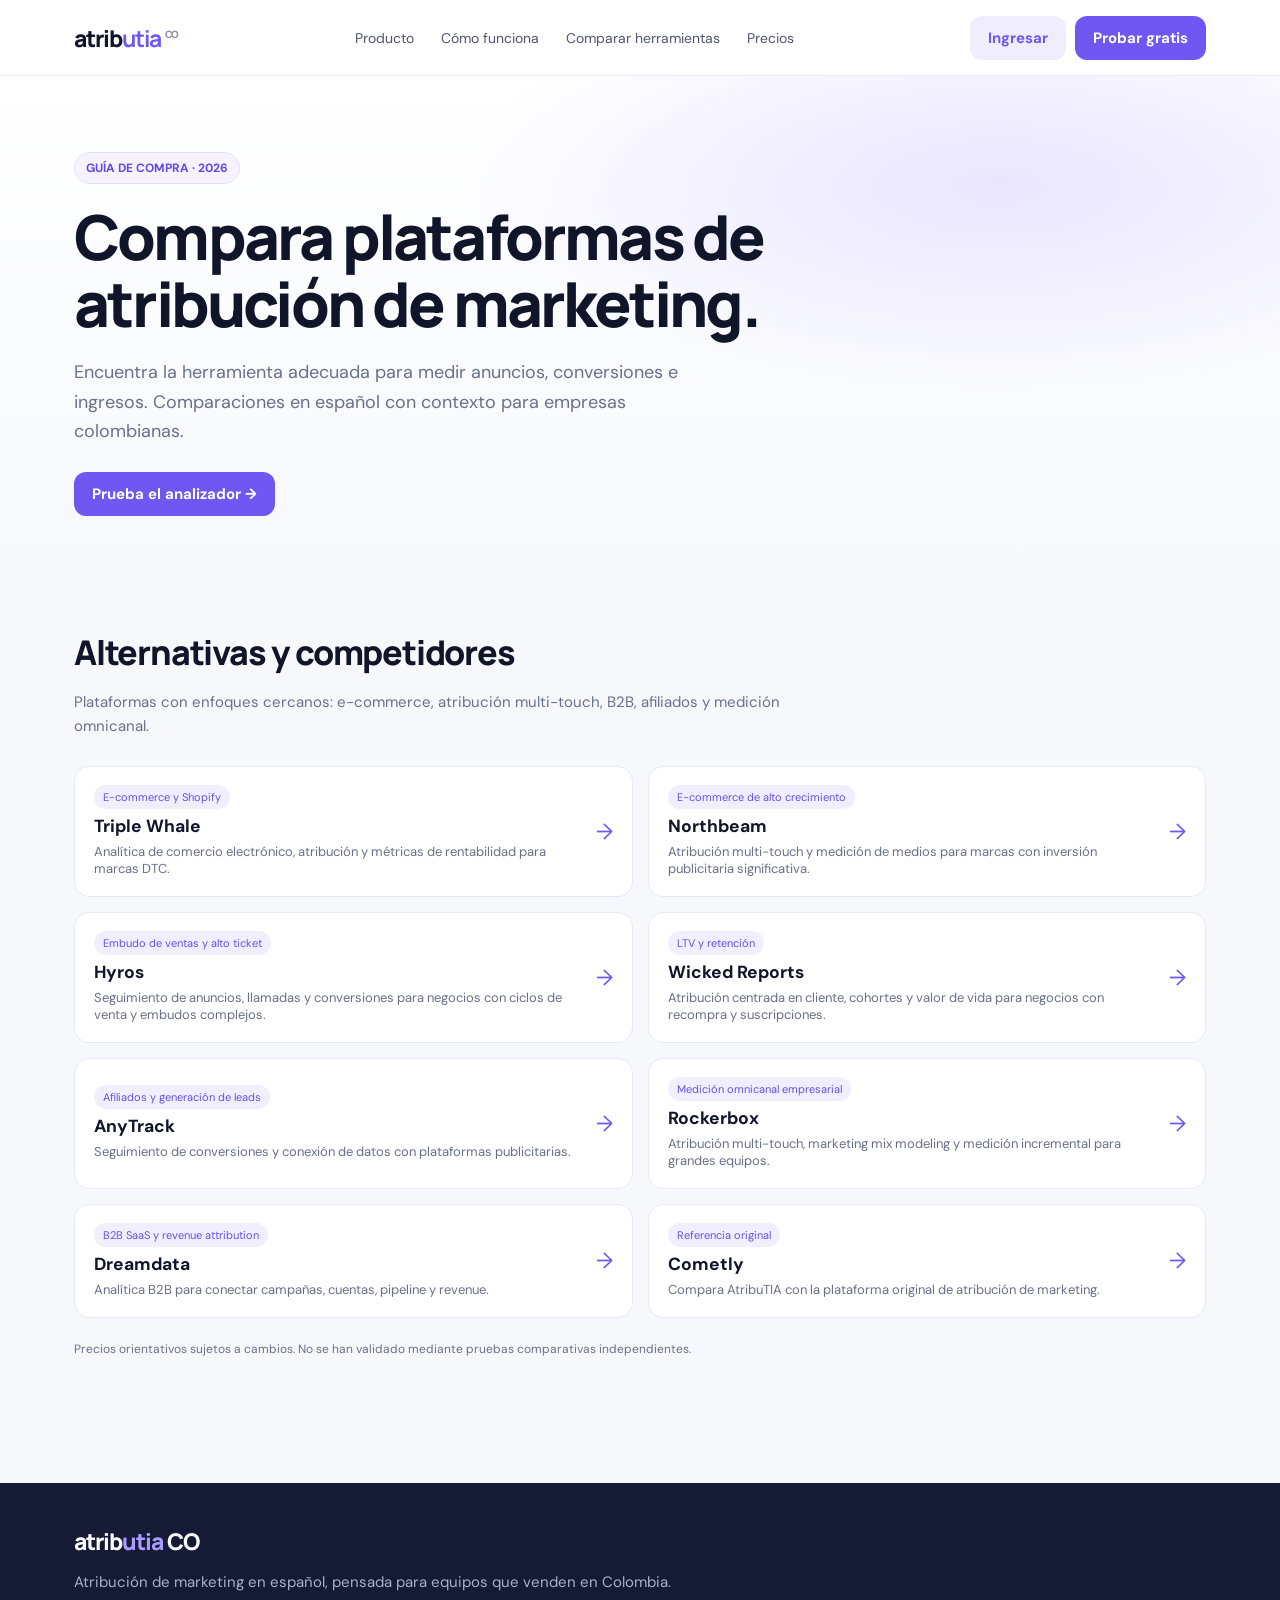
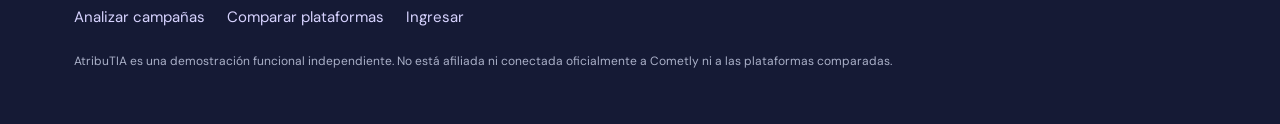
<file: compare/index.html>
<!DOCTYPE html>
<html lang="es-CO">
<head>
  <meta charset="UTF-8">
  <meta name="viewport" content="width=device-width, initial-scale=1">

  <title>Comparar software de atribución | AtribuTIA Colombia</title>

  <meta name="description" content="Compara AtribuTIA con Cometly, Triple Whale, Northbeam, Hyros y otras plataformas.">

  <meta property="og:type" content="website">
  <meta property="og:title" content="Comparar software de atribución | AtribuTIA Colombia">
  <meta property="og:description" content="Compara herramientas de atribución de marketing para empresas colombianas.">
  <meta property="og:locale" content="es_CO">

  <link rel="canonical" href="https://santiarenas2808-crypto.github.io/atributia-colombia/compare/">

  <link rel="stylesheet" href="../styles.css">
  <script defer src="../app.js"></script>
</head>

<body>

<script type="application/ld+json">
{
  "@context": "https://schema.org",
  "@type": "BreadcrumbList",
  "itemListElement": [
    {
      "@type": "ListItem",
      "position": 1,
      "name": "Inicio",
      "item": "https://santiarenas2808-crypto.github.io/atributia-colombia/"
    },
    {
      "@type": "ListItem",
      "position": 2,
      "name": "Comparativas",
      "item": "https://santiarenas2808-crypto.github.io/atributia-colombia/compare/"
    }
  ]
}
</script>

<header class="top">
  <div class="wrap nav">

    <a class="logo" href="../">
      atrib<b>utia</b>
      <sup style="font-size:10px;color:#8b8fa3"> CO</sup>
    </a>

    <nav class="links">
      <a href="../#producto">Producto</a>
      <a href="../#como-funciona">Cómo funciona</a>
      <a href="./">Comparar herramientas</a>
      <a href="../#precios">Precios</a>
    </nav>

    <div style="display:flex;gap:9px">
      <a class="btn ghost" href="../login/">Ingresar</a>
      <a class="btn" href="../app/">Probar gratis</a>
    </div>

  </div>
</header>

<main>

  <section class="hero">
    <div class="wrap">

      <span class="eyebrow">GUÍA DE COMPRA · 2026</span>

      <h1>Compara plataformas de atribución de marketing.</h1>

      <p>
        Encuentra la herramienta adecuada para medir anuncios,
        conversiones e ingresos.
        Comparaciones en español con contexto para empresas colombianas.
      </p>

      <div class="actions">
        <a class="btn" href="../app/">Prueba el analizador →</a>
      </div>

    </div>
  </section>

  <section class="section">
    <div class="wrap">

      <h2>Alternativas y competidores</h2>

      <p class="sub">
        Plataformas con enfoques cercanos: e-commerce, atribución
        multi-touch, B2B, afiliados y medición omnicanal.
      </p>

      <div class="compare-list">

        <a class="compare-item" href="./triple-whale/">
          <div>
            <span class="pill">E-commerce y Shopify</span>
            <h3 style="margin:9px 0 4px">Triple Whale</h3>
            <p>
              Analítica de comercio electrónico, atribución
              y métricas de rentabilidad para marcas DTC.
            </p>
          </div>
          <span style="color:#7157f2;font-size:22px">→</span>
        </a>

        <a class="compare-item" href="./northbeam/">
          <div>
            <span class="pill">E-commerce de alto crecimiento</span>
            <h3 style="margin:9px 0 4px">Northbeam</h3>
            <p>
              Atribución multi-touch y medición de medios
              para marcas con inversión publicitaria significativa.
            </p>
          </div>
          <span style="color:#7157f2;font-size:22px">→</span>
        </a>

        <a class="compare-item" href="./hyros/">
          <div>
            <span class="pill">Embudo de ventas y alto ticket</span>
            <h3 style="margin:9px 0 4px">Hyros</h3>
            <p>
              Seguimiento de anuncios, llamadas y conversiones
              para negocios con ciclos de venta y embudos complejos.
            </p>
          </div>
          <span style="color:#7157f2;font-size:22px">→</span>
        </a>

        <a class="compare-item" href="./wicked-reports/">
          <div>
            <span class="pill">LTV y retención</span>
            <h3 style="margin:9px 0 4px">Wicked Reports</h3>
            <p>
              Atribución centrada en cliente, cohortes y valor
              de vida para negocios con recompra y suscripciones.
            </p>
          </div>
          <span style="color:#7157f2;font-size:22px">→</span>
        </a>

        <a class="compare-item" href="./anytrack/">
          <div>
            <span class="pill">Afiliados y generación de leads</span>
            <h3 style="margin:9px 0 4px">AnyTrack</h3>
            <p>
              Seguimiento de conversiones y conexión de datos
              con plataformas publicitarias.
            </p>
          </div>
          <span style="color:#7157f2;font-size:22px">→</span>
        </a>

        <a class="compare-item" href="./rockerbox/">
          <div>
            <span class="pill">Medición omnicanal empresarial</span>
            <h3 style="margin:9px 0 4px">Rockerbox</h3>
            <p>
              Atribución multi-touch, marketing mix modeling
              y medición incremental para grandes equipos.
            </p>
          </div>
          <span style="color:#7157f2;font-size:22px">→</span>
        </a>

        <a class="compare-item" href="./dreamdata/">
          <div>
            <span class="pill">B2B SaaS y revenue attribution</span>
            <h3 style="margin:9px 0 4px">Dreamdata</h3>
            <p>
              Analítica B2B para conectar campañas,
              cuentas, pipeline y revenue.
            </p>
          </div>
          <span style="color:#7157f2;font-size:22px">→</span>
        </a>

        <a class="compare-item" href="./cometly/">
          <div>
            <span class="pill">Referencia original</span>
            <h3 style="margin:9px 0 4px">Cometly</h3>
            <p>
              Compara AtribuTIA con la plataforma original
              de atribución de marketing.
            </p>
          </div>
          <span style="color:#7157f2;font-size:22px">→</span>
        </a>

      </div>

      <p class="notice" style="margin-top:22px">
        Precios orientativos sujetos a cambios.
        No se han validado mediante pruebas comparativas independientes.
      </p>

    </div>
  </section>

</main>

<footer class="footer">
  <div class="wrap">

    <div class="logo">
      atrib<span style="color:#a99bff">utia</span> CO
    </div>

    <p>
      Atribución de marketing en español,
      pensada para equipos que venden en Colombia.
    </p>

    <div style="display:flex;gap:22px;flex-wrap:wrap">
      <a href="../app/">Analizar campañas</a>
      <a href="./">Comparar plataformas</a>
      <a href="../login/">Ingresar</a>
    </div>

    <p class="notice" style="margin-top:25px">
      AtribuTIA es una demostración funcional independiente.
      No está afiliada ni conectada oficialmente a Cometly
      ni a las plataformas comparadas.
    </p>

  </div>
</footer>

</body>
</html>
</file>
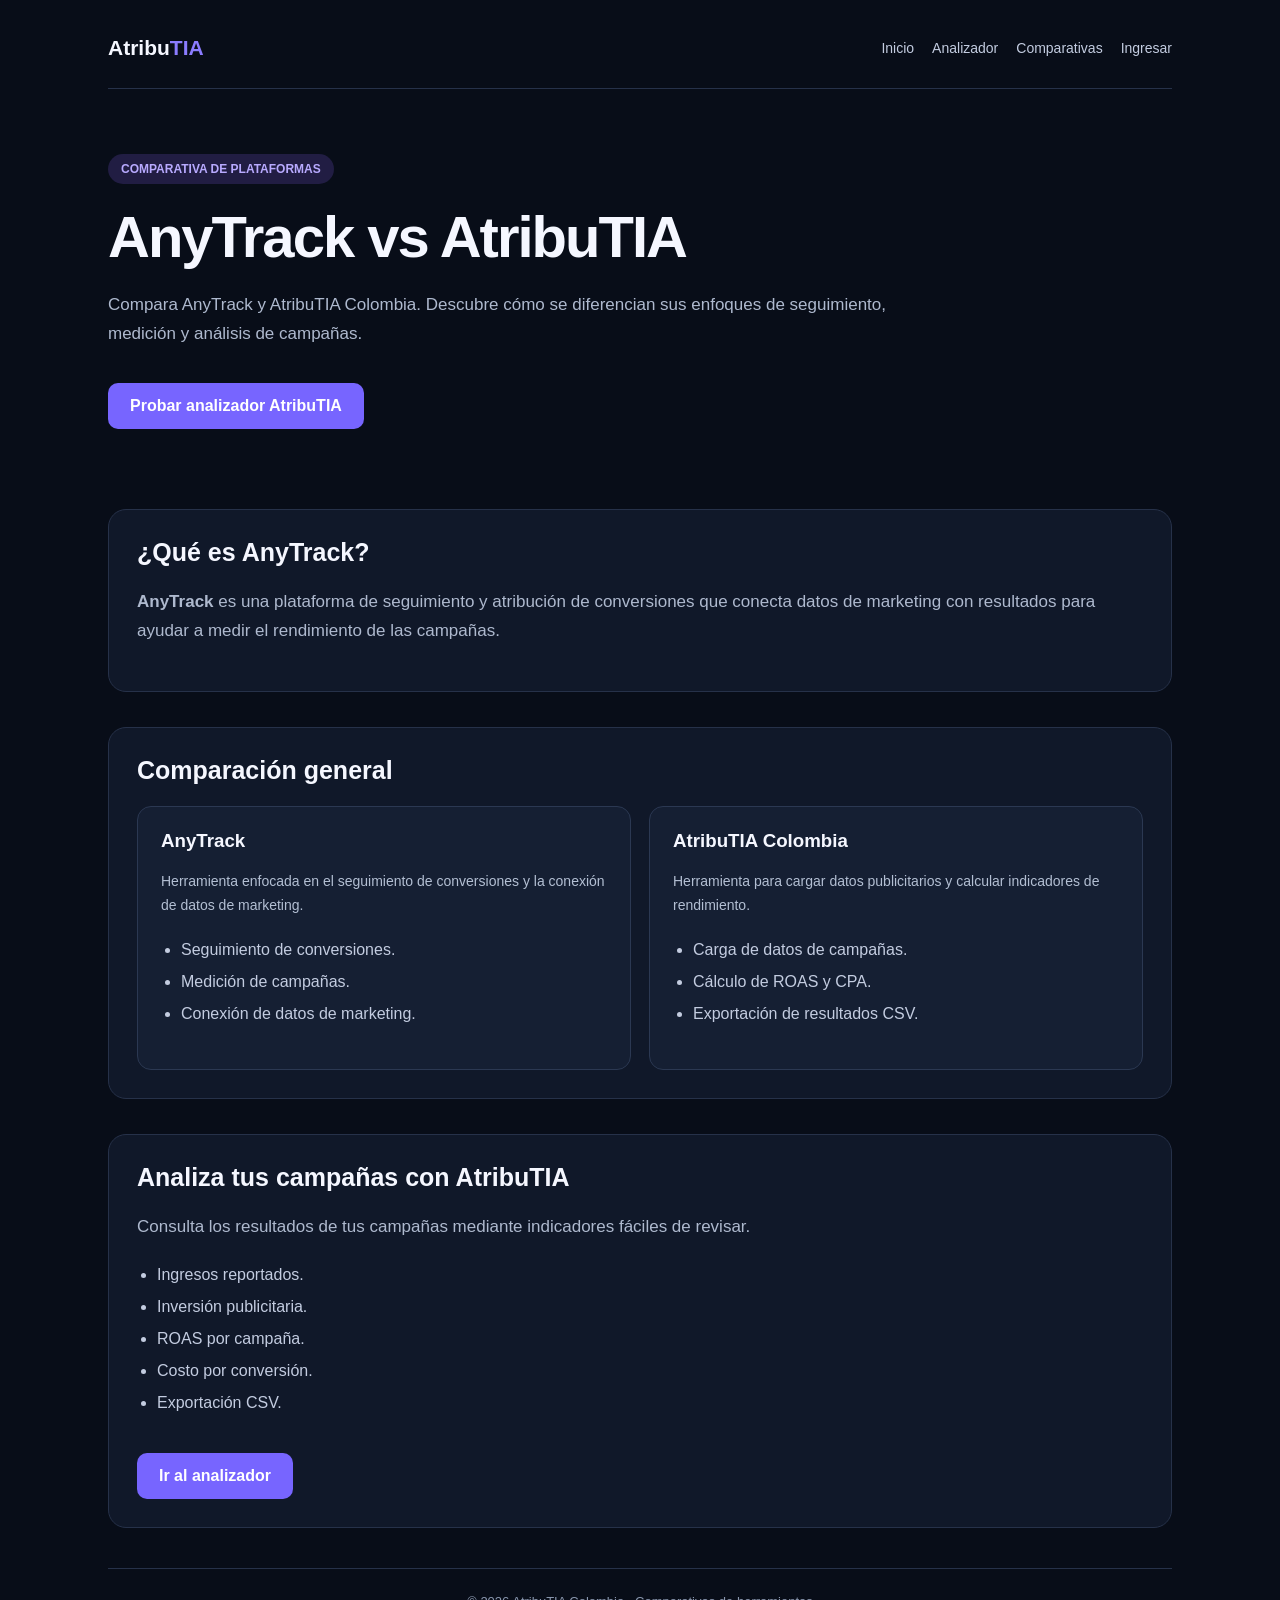
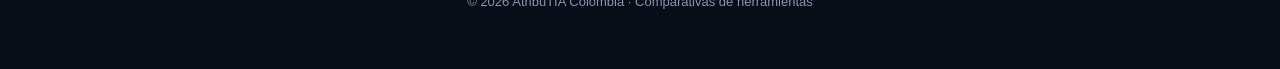
<file: compare/anytrack/index.html>
<!DOCTYPE html>
<html lang="es">
<head>
<meta charset="UTF-8">
<meta name="viewport" content="width=device-width, initial-scale=1">
<title>AnyTrack vs AtribuTIA | AtribuTIA Colombia</title>
<style>
*{box-sizing:border-box}
body{margin:0;background:#080d18;color:#f5f7ff;font-family:Arial,sans-serif}
.page{max-width:1100px;margin:auto;padding:24px 18px 60px}
nav{display:flex;justify-content:space-between;align-items:center;gap:15px;flex-wrap:wrap;padding:12px 0 28px;border-bottom:1px solid #263149}
.logo{font-size:21px;font-weight:800}.logo span{color:#8b7cff}
.links{display:flex;gap:18px;flex-wrap:wrap}.links a{font-size:14px}
a{color:#c3cce0;text-decoration:none}
.hero{padding:65px 0 45px;max-width:800px}
.label{display:inline-block;padding:8px 13px;border-radius:30px;background:#211d43;color:#b8aaff;font-size:12px;font-weight:bold}
h1{font-size:clamp(34px,7vw,58px);line-height:1.08;margin:22px 0;letter-spacing:-2px}
.hero p,.section p{color:#aeb9ce;font-size:17px;line-height:1.7}
.button{display:inline-block;margin-top:18px;padding:14px 22px;border-radius:10px;background:#7765ff;color:white;font-weight:bold}
.section{margin-top:35px;padding:28px;border:1px solid #263149;border-radius:18px;background:#101829}
.section h2{margin-top:0;font-size:25px}
.grid{display:grid;grid-template-columns:repeat(2,minmax(0,1fr));gap:18px;margin-top:20px}
.card{padding:23px;background:#151f33;border:1px solid #2b3852;border-radius:14px}
.card h3{margin-top:0}.card p{color:#b3bfd3;line-height:1.7;font-size:14px}
ul{padding-left:20px;color:#c3cce0;line-height:2}
footer{margin-top:40px;padding-top:25px;border-top:1px solid #263149;color:#8996ad;font-size:13px;text-align:center}
@media(max-width:650px){.grid{grid-template-columns:1fr}.section{padding:21px}.hero{padding-top:45px}.links{gap:12px}}
</style>
</head>
<body>
<main class="page">
<nav>
<div class="logo">Atribu<span>TIA</span></div>
<div class="links"><a href="../../">Inicio</a><a href="../../app/">Analizador</a><a href="../">Comparativas</a><a href="../../login/">Ingresar</a></div>
</nav>
<header class="hero">
<span class="label">COMPARATIVA DE PLATAFORMAS</span>
<h1>AnyTrack vs AtribuTIA</h1>
<p>Compara AnyTrack y AtribuTIA Colombia. Descubre cómo se diferencian sus enfoques de seguimiento, medición y análisis de campañas.</p>
<a class="button" href="../../app/">Probar analizador AtribuTIA</a>
</header>
<section class="section">
<h2>¿Qué es AnyTrack?</h2>
<p><strong>AnyTrack</strong> es una plataforma de seguimiento y atribución de conversiones que conecta datos de marketing con resultados para ayudar a medir el rendimiento de las campañas.</p>
</section>
<section class="section">
<h2>Comparación general</h2>
<div class="grid">
<article class="card">
<h3>AnyTrack</h3>
<p>Herramienta enfocada en el seguimiento de conversiones y la conexión de datos de marketing.</p>
<ul><li>Seguimiento de conversiones.</li><li>Medición de campañas.</li><li>Conexión de datos de marketing.</li></ul>
</article>
<article class="card">
<h3>AtribuTIA Colombia</h3>
<p>Herramienta para cargar datos publicitarios y calcular indicadores de rendimiento.</p>
<ul><li>Carga de datos de campañas.</li><li>Cálculo de ROAS y CPA.</li><li>Exportación de resultados CSV.</li></ul>
</article>
</div>
</section>
<section class="section">
<h2>Analiza tus campañas con AtribuTIA</h2>
<p>Consulta los resultados de tus campañas mediante indicadores fáciles de revisar.</p>
<ul><li>Ingresos reportados.</li><li>Inversión publicitaria.</li><li>ROAS por campaña.</li><li>Costo por conversión.</li><li>Exportación CSV.</li></ul>
<a class="button" href="../../app/">Ir al analizador</a>
</section>
<footer>© 2026 AtribuTIA Colombia · Comparativas de herramientas</footer>
</main>
</body>
</html>
</file>
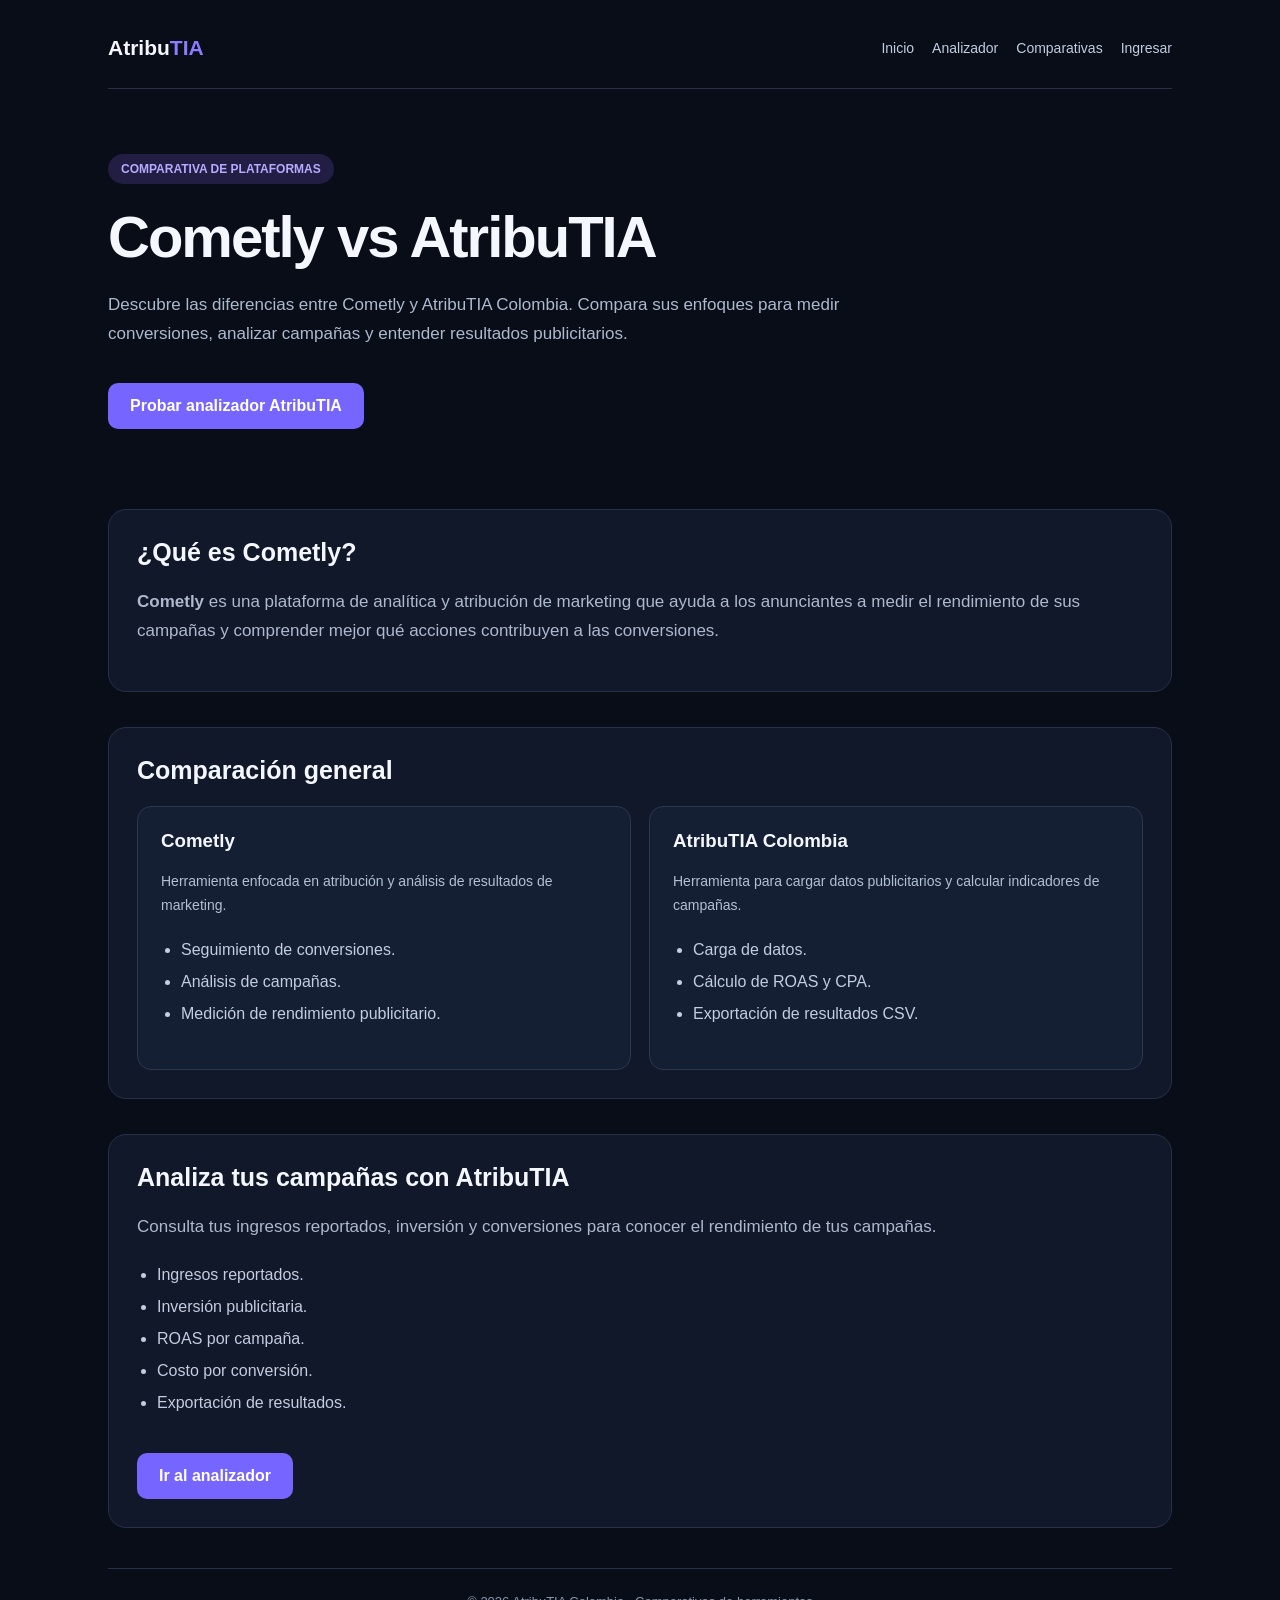
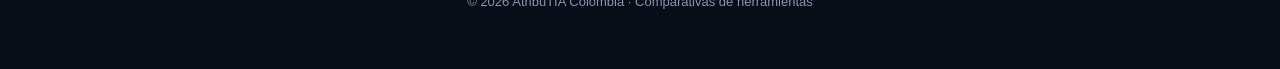
<file: compare/cometly/index.html>
<!DOCTYPE html>
<html lang="es">
<head>
<meta charset="UTF-8">
<meta name="viewport" content="width=device-width, initial-scale=1">
<title>Cometly vs AtribuTIA | AtribuTIA Colombia</title>
<style>
*{box-sizing:border-box}
body{margin:0;background:#080d18;color:#f5f7ff;font-family:Arial,sans-serif}
.page{max-width:1100px;margin:auto;padding:24px 18px 60px}
nav{display:flex;justify-content:space-between;align-items:center;gap:15px;flex-wrap:wrap;padding:12px 0 28px;border-bottom:1px solid #263149}
.logo{font-size:21px;font-weight:800}.logo span{color:#8b7cff}
.links{display:flex;gap:18px;flex-wrap:wrap}.links a{font-size:14px}
a{color:#c3cce0;text-decoration:none}
.hero{padding:65px 0 45px;max-width:800px}
.label{display:inline-block;padding:8px 13px;border-radius:30px;background:#211d43;color:#b8aaff;font-size:12px;font-weight:bold}
h1{font-size:clamp(34px,7vw,58px);line-height:1.08;margin:22px 0;letter-spacing:-2px}
.hero p,.section p{color:#aeb9ce;font-size:17px;line-height:1.7}
.button{display:inline-block;margin-top:18px;padding:14px 22px;border-radius:10px;background:#7765ff;color:white;font-weight:bold}
.section{margin-top:35px;padding:28px;border:1px solid #263149;border-radius:18px;background:#101829}
.section h2{margin-top:0;font-size:25px}
.grid{display:grid;grid-template-columns:repeat(2,minmax(0,1fr));gap:18px;margin-top:20px}
.card{padding:23px;background:#151f33;border:1px solid #2b3852;border-radius:14px}
.card h3{margin-top:0}.card p{color:#b3bfd3;line-height:1.7;font-size:14px}
ul{padding-left:20px;color:#c3cce0;line-height:2}
footer{margin-top:40px;padding-top:25px;border-top:1px solid #263149;color:#8996ad;font-size:13px;text-align:center}
@media(max-width:650px){.grid{grid-template-columns:1fr}.section{padding:21px}.hero{padding-top:45px}.links{gap:12px}}
</style>
</head>
<body>
<main class="page">
<nav>
<div class="logo">Atribu<span>TIA</span></div>
<div class="links"><a href="../../">Inicio</a><a href="../../app/">Analizador</a><a href="../">Comparativas</a><a href="../../login/">Ingresar</a></div>
</nav>
<header class="hero">
<span class="label">COMPARATIVA DE PLATAFORMAS</span>
<h1>Cometly vs AtribuTIA</h1>
<p>Descubre las diferencias entre Cometly y AtribuTIA Colombia. Compara sus enfoques para medir conversiones, analizar campañas y entender resultados publicitarios.</p>
<a class="button" href="../../app/">Probar analizador AtribuTIA</a>
</header>
<section class="section">
<h2>¿Qué es Cometly?</h2>
<p><strong>Cometly</strong> es una plataforma de analítica y atribución de marketing que ayuda a los anunciantes a medir el rendimiento de sus campañas y comprender mejor qué acciones contribuyen a las conversiones.</p>
</section>
<section class="section">
<h2>Comparación general</h2>
<div class="grid">
<article class="card">
<h3>Cometly</h3>
<p>Herramienta enfocada en atribución y análisis de resultados de marketing.</p>
<ul><li>Seguimiento de conversiones.</li><li>Análisis de campañas.</li><li>Medición de rendimiento publicitario.</li></ul>
</article>
<article class="card">
<h3>AtribuTIA Colombia</h3>
<p>Herramienta para cargar datos publicitarios y calcular indicadores de campañas.</p>
<ul><li>Carga de datos.</li><li>Cálculo de ROAS y CPA.</li><li>Exportación de resultados CSV.</li></ul>
</article>
</div>
</section>
<section class="section">
<h2>Analiza tus campañas con AtribuTIA</h2>
<p>Consulta tus ingresos reportados, inversión y conversiones para conocer el rendimiento de tus campañas.</p>
<ul><li>Ingresos reportados.</li><li>Inversión publicitaria.</li><li>ROAS por campaña.</li><li>Costo por conversión.</li><li>Exportación de resultados.</li></ul>
<a class="button" href="../../app/">Ir al analizador</a>
</section>
<footer>© 2026 AtribuTIA Colombia · Comparativas de herramientas</footer>
</main>
</body>
</html>
</file>
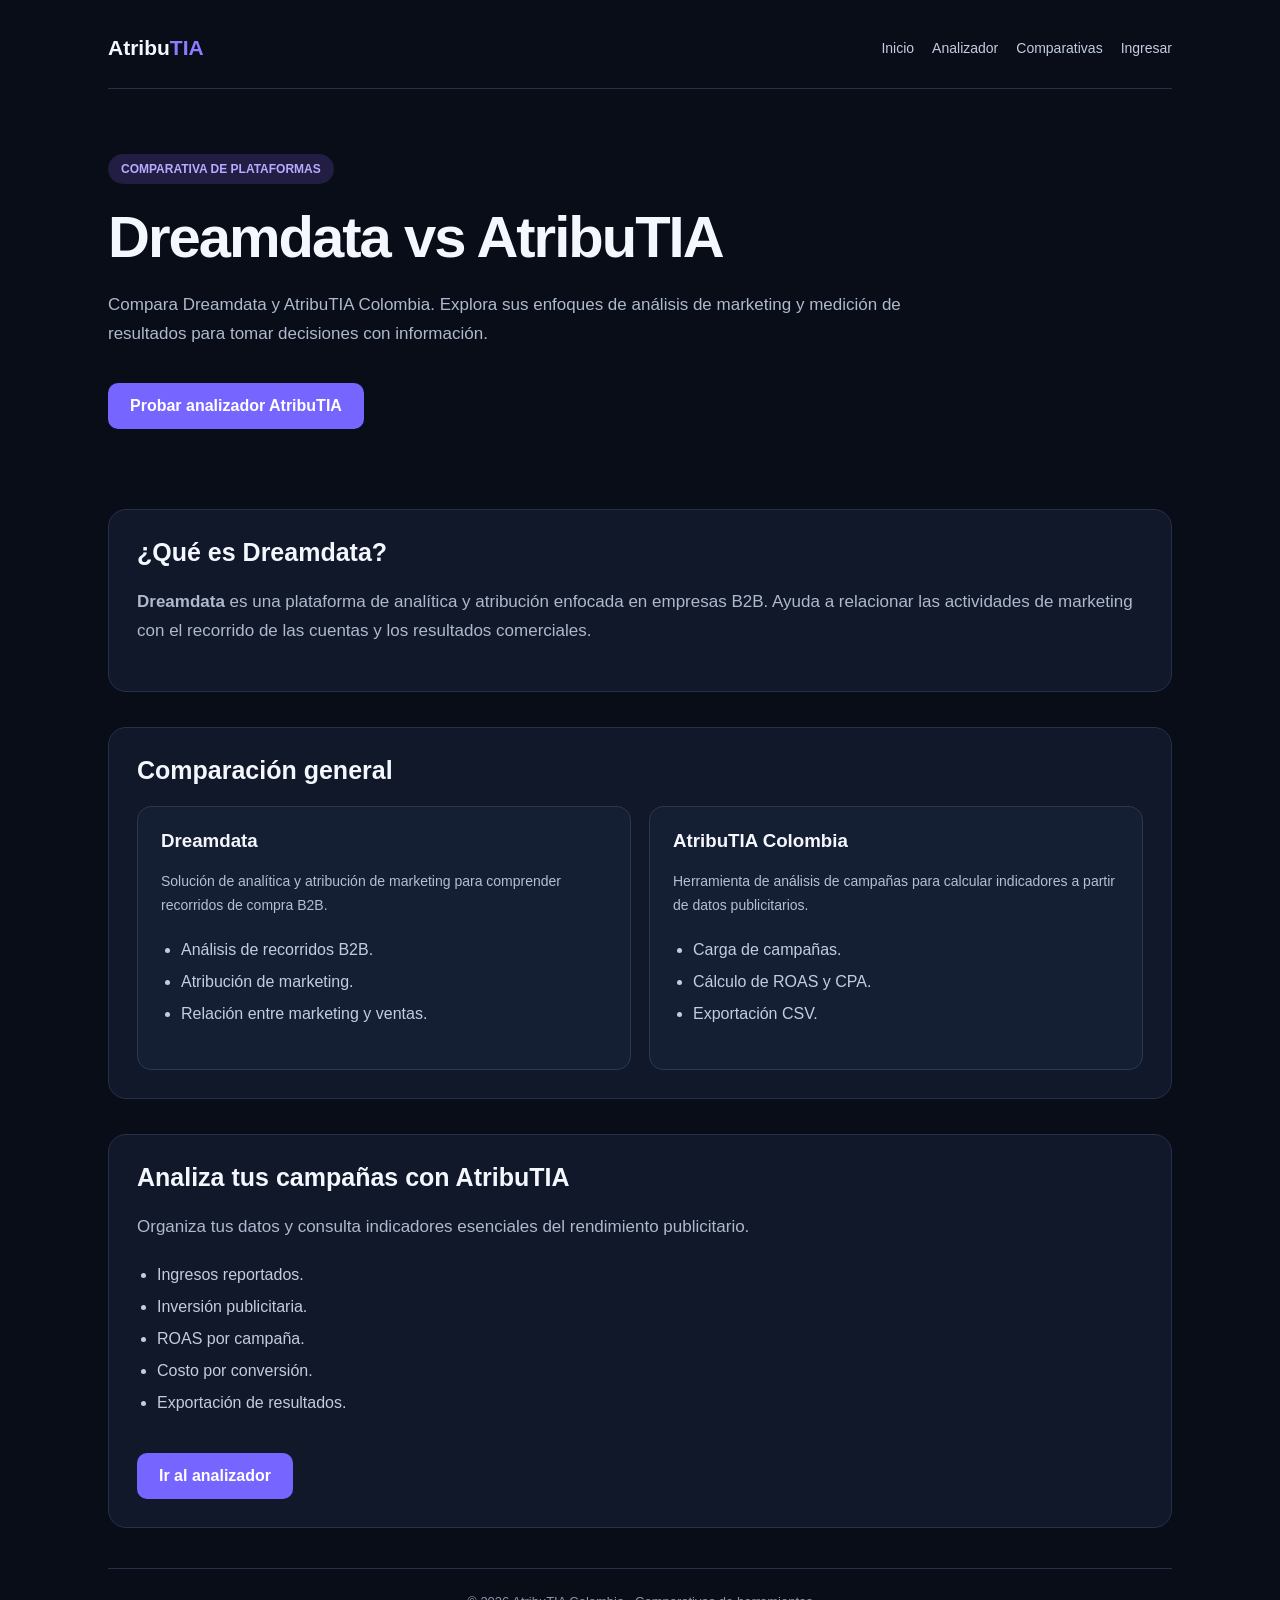
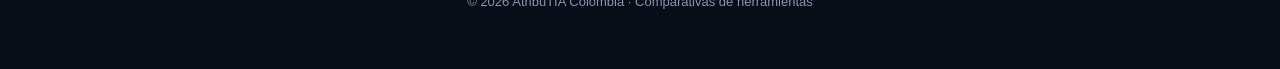
<file: compare/dreamdata/index.html>
<!DOCTYPE html>
<html lang="es">
<head>
<meta charset="UTF-8">
<meta name="viewport" content="width=device-width, initial-scale=1">
<title>Dreamdata vs AtribuTIA | AtribuTIA Colombia</title>
<style>
*{box-sizing:border-box}
body{margin:0;background:#080d18;color:#f5f7ff;font-family:Arial,sans-serif}
.page{max-width:1100px;margin:auto;padding:24px 18px 60px}
nav{display:flex;justify-content:space-between;align-items:center;gap:15px;flex-wrap:wrap;padding:12px 0 28px;border-bottom:1px solid #263149}
.logo{font-size:21px;font-weight:800}.logo span{color:#8b7cff}
.links{display:flex;gap:18px;flex-wrap:wrap}.links a{font-size:14px}
a{color:#c3cce0;text-decoration:none}
.hero{padding:65px 0 45px;max-width:800px}
.label{display:inline-block;padding:8px 13px;border-radius:30px;background:#211d43;color:#b8aaff;font-size:12px;font-weight:bold}
h1{font-size:clamp(34px,7vw,58px);line-height:1.08;margin:22px 0;letter-spacing:-2px}
.hero p,.section p{color:#aeb9ce;font-size:17px;line-height:1.7}
.button{display:inline-block;margin-top:18px;padding:14px 22px;border-radius:10px;background:#7765ff;color:white;font-weight:bold}
.section{margin-top:35px;padding:28px;border:1px solid #263149;border-radius:18px;background:#101829}
.section h2{margin-top:0;font-size:25px}
.grid{display:grid;grid-template-columns:repeat(2,minmax(0,1fr));gap:18px;margin-top:20px}
.card{padding:23px;background:#151f33;border:1px solid #2b3852;border-radius:14px}
.card h3{margin-top:0}.card p{color:#b3bfd3;line-height:1.7;font-size:14px}
ul{padding-left:20px;color:#c3cce0;line-height:2}
footer{margin-top:40px;padding-top:25px;border-top:1px solid #263149;color:#8996ad;font-size:13px;text-align:center}
@media(max-width:650px){.grid{grid-template-columns:1fr}.section{padding:21px}.hero{padding-top:45px}.links{gap:12px}}
</style>
</head>
<body>
<main class="page">
<nav>
<div class="logo">Atribu<span>TIA</span></div>
<div class="links"><a href="../../">Inicio</a><a href="../../app/">Analizador</a><a href="../">Comparativas</a><a href="../../login/">Ingresar</a></div>
</nav>
<header class="hero">
<span class="label">COMPARATIVA DE PLATAFORMAS</span>
<h1>Dreamdata vs AtribuTIA</h1>
<p>Compara Dreamdata y AtribuTIA Colombia. Explora sus enfoques de análisis de marketing y medición de resultados para tomar decisiones con información.</p>
<a class="button" href="../../app/">Probar analizador AtribuTIA</a>
</header>
<section class="section">
<h2>¿Qué es Dreamdata?</h2>
<p><strong>Dreamdata</strong> es una plataforma de analítica y atribución enfocada en empresas B2B. Ayuda a relacionar las actividades de marketing con el recorrido de las cuentas y los resultados comerciales.</p>
</section>
<section class="section">
<h2>Comparación general</h2>
<div class="grid">
<article class="card">
<h3>Dreamdata</h3>
<p>Solución de analítica y atribución de marketing para comprender recorridos de compra B2B.</p>
<ul><li>Análisis de recorridos B2B.</li><li>Atribución de marketing.</li><li>Relación entre marketing y ventas.</li></ul>
</article>
<article class="card">
<h3>AtribuTIA Colombia</h3>
<p>Herramienta de análisis de campañas para calcular indicadores a partir de datos publicitarios.</p>
<ul><li>Carga de campañas.</li><li>Cálculo de ROAS y CPA.</li><li>Exportación CSV.</li></ul>
</article>
</div>
</section>
<section class="section">
<h2>Analiza tus campañas con AtribuTIA</h2>
<p>Organiza tus datos y consulta indicadores esenciales del rendimiento publicitario.</p>
<ul><li>Ingresos reportados.</li><li>Inversión publicitaria.</li><li>ROAS por campaña.</li><li>Costo por conversión.</li><li>Exportación de resultados.</li></ul>
<a class="button" href="../../app/">Ir al analizador</a>
</section>
<footer>© 2026 AtribuTIA Colombia · Comparativas de herramientas</footer>
</main>
</body>
</html>
</file>
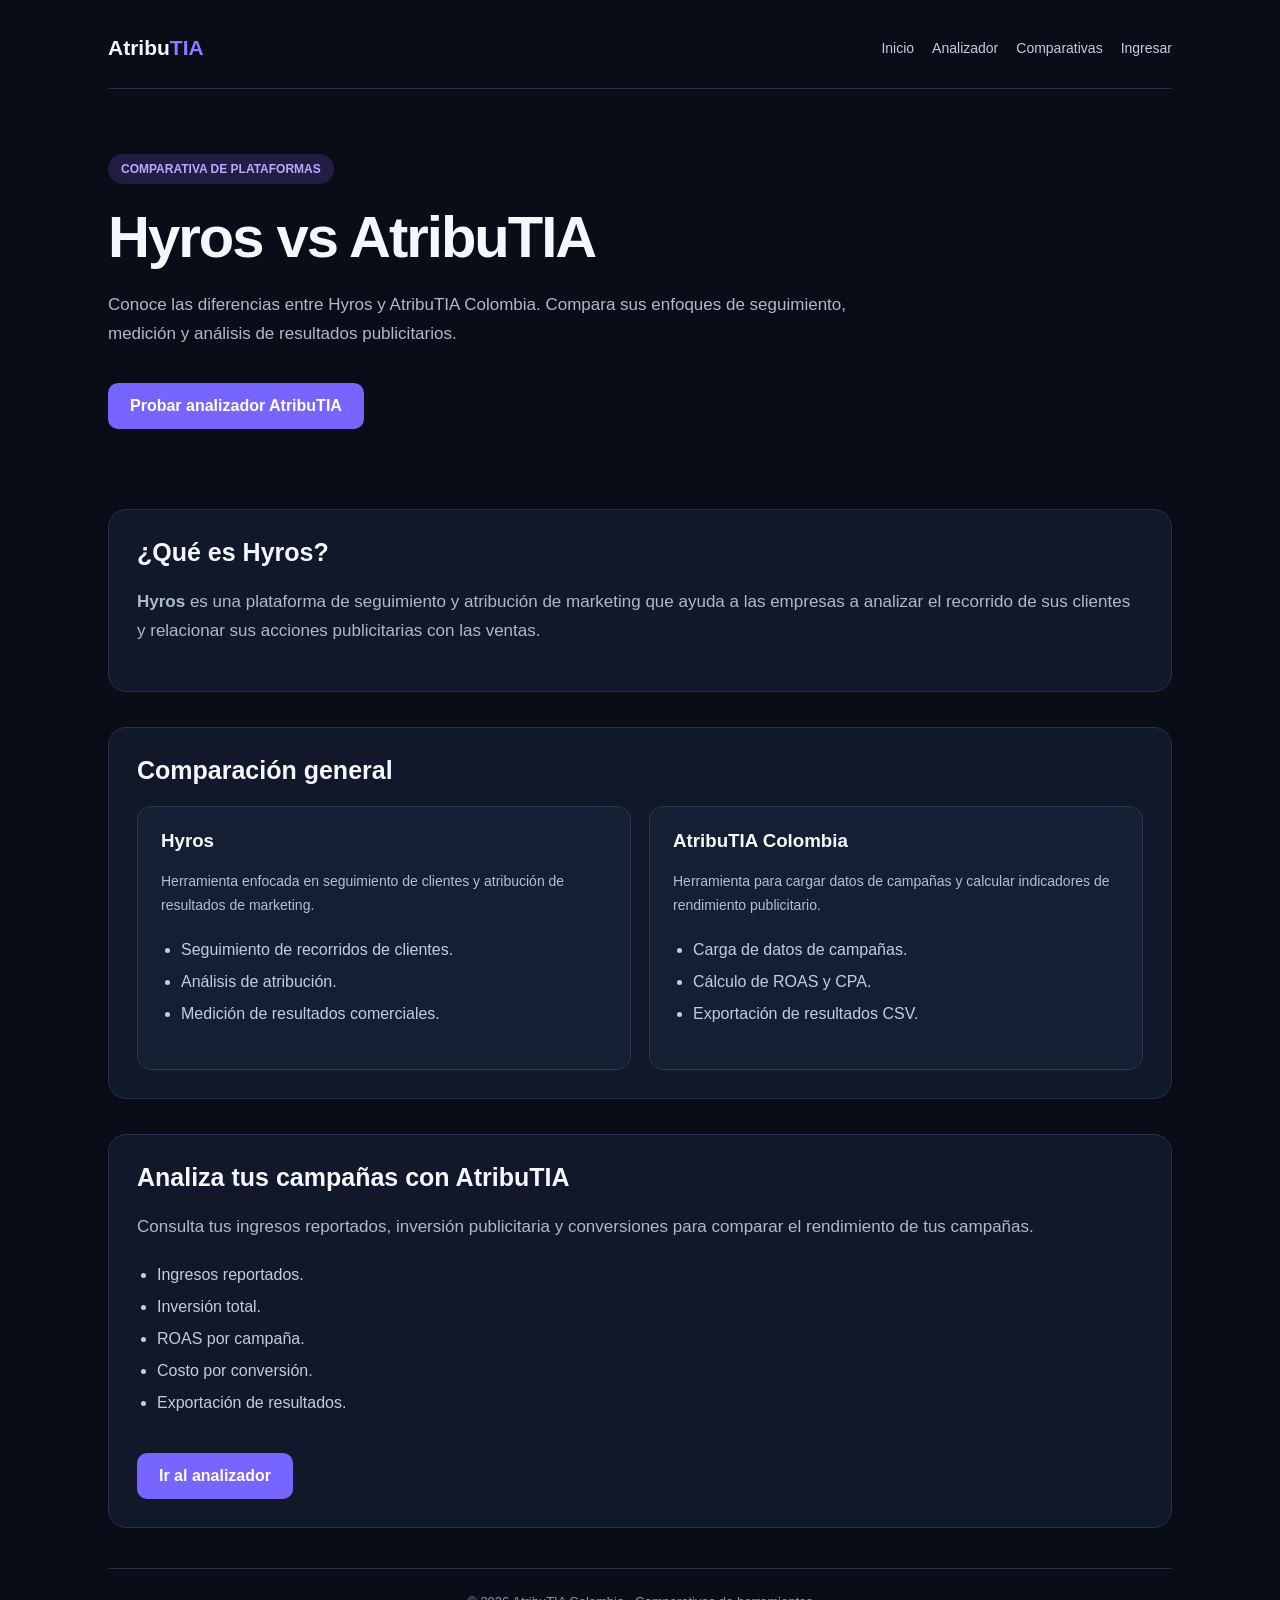
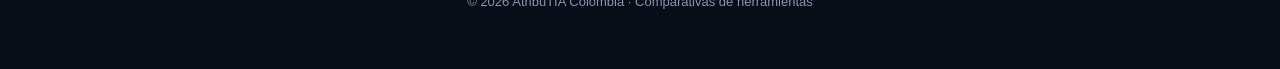
<file: compare/hyros/index.html>
<!DOCTYPE html>
<html lang="es">
<head>
<meta charset="UTF-8">
<meta name="viewport" content="width=device-width, initial-scale=1">
<title>Hyros vs AtribuTIA | AtribuTIA Colombia</title>
<style>
*{box-sizing:border-box}
body{margin:0;background:#080d18;color:#f5f7ff;font-family:Arial,sans-serif}
.page{max-width:1100px;margin:auto;padding:24px 18px 60px}
nav{display:flex;justify-content:space-between;align-items:center;gap:15px;flex-wrap:wrap;padding:12px 0 28px;border-bottom:1px solid #263149}
.logo{font-size:21px;font-weight:800}.logo span{color:#8b7cff}
.links{display:flex;gap:18px;flex-wrap:wrap}
a{color:#c3cce0;text-decoration:none}
.links a{font-size:14px}
.hero{padding:65px 0 45px;max-width:800px}
.label{display:inline-block;padding:8px 13px;border-radius:30px;background:#211d43;color:#b8aaff;font-size:12px;font-weight:bold}
h1{font-size:clamp(34px,7vw,58px);line-height:1.08;margin:22px 0;letter-spacing:-2px}
.hero p,.section p{color:#aeb9ce;font-size:17px;line-height:1.7}
.button{display:inline-block;margin-top:18px;padding:14px 22px;border-radius:10px;background:#7765ff;color:white;font-weight:bold}
.section{margin-top:35px;padding:28px;border:1px solid #263149;border-radius:18px;background:#101829}
.section h2{margin-top:0;font-size:25px}
.grid{display:grid;grid-template-columns:repeat(2,minmax(0,1fr));gap:18px;margin-top:20px}
.card{padding:23px;background:#151f33;border:1px solid #2b3852;border-radius:14px}
.card h3{margin-top:0}.card p{color:#b3bfd3;line-height:1.7;font-size:14px}
ul{padding-left:20px;color:#c3cce0;line-height:2}
footer{margin-top:40px;padding-top:25px;border-top:1px solid #263149;color:#8996ad;font-size:13px;text-align:center}
@media(max-width:650px){.grid{grid-template-columns:1fr}.section{padding:21px}.hero{padding-top:45px}.links{gap:12px}}
</style>
</head>
<body>
<main class="page">
<nav>
<div class="logo">Atribu<span>TIA</span></div>
<div class="links">
<a href="../../">Inicio</a><a href="../../app/">Analizador</a><a href="../">Comparativas</a><a href="../../login/">Ingresar</a>
</div>
</nav>
<header class="hero">
<span class="label">COMPARATIVA DE PLATAFORMAS</span>
<h1>Hyros vs AtribuTIA</h1>
<p>Conoce las diferencias entre Hyros y AtribuTIA Colombia. Compara sus enfoques de seguimiento, medición y análisis de resultados publicitarios.</p>
<a class="button" href="../../app/">Probar analizador AtribuTIA</a>
</header>
<section class="section">
<h2>¿Qué es Hyros?</h2>
<p><strong>Hyros</strong> es una plataforma de seguimiento y atribución de marketing que ayuda a las empresas a analizar el recorrido de sus clientes y relacionar sus acciones publicitarias con las ventas.</p>
</section>
<section class="section">
<h2>Comparación general</h2>
<div class="grid">
<article class="card">
<h3>Hyros</h3>
<p>Herramienta enfocada en seguimiento de clientes y atribución de resultados de marketing.</p>
<ul><li>Seguimiento de recorridos de clientes.</li><li>Análisis de atribución.</li><li>Medición de resultados comerciales.</li></ul>
</article>
<article class="card">
<h3>AtribuTIA Colombia</h3>
<p>Herramienta para cargar datos de campañas y calcular indicadores de rendimiento publicitario.</p>
<ul><li>Carga de datos de campañas.</li><li>Cálculo de ROAS y CPA.</li><li>Exportación de resultados CSV.</li></ul>
</article>
</div>
</section>
<section class="section">
<h2>Analiza tus campañas con AtribuTIA</h2>
<p>Consulta tus ingresos reportados, inversión publicitaria y conversiones para comparar el rendimiento de tus campañas.</p>
<ul><li>Ingresos reportados.</li><li>Inversión total.</li><li>ROAS por campaña.</li><li>Costo por conversión.</li><li>Exportación de resultados.</li></ul>
<a class="button" href="../../app/">Ir al analizador</a>
</section>
<footer>© 2026 AtribuTIA Colombia · Comparativas de herramientas</footer>
</main>
</body>
</html>
</file>
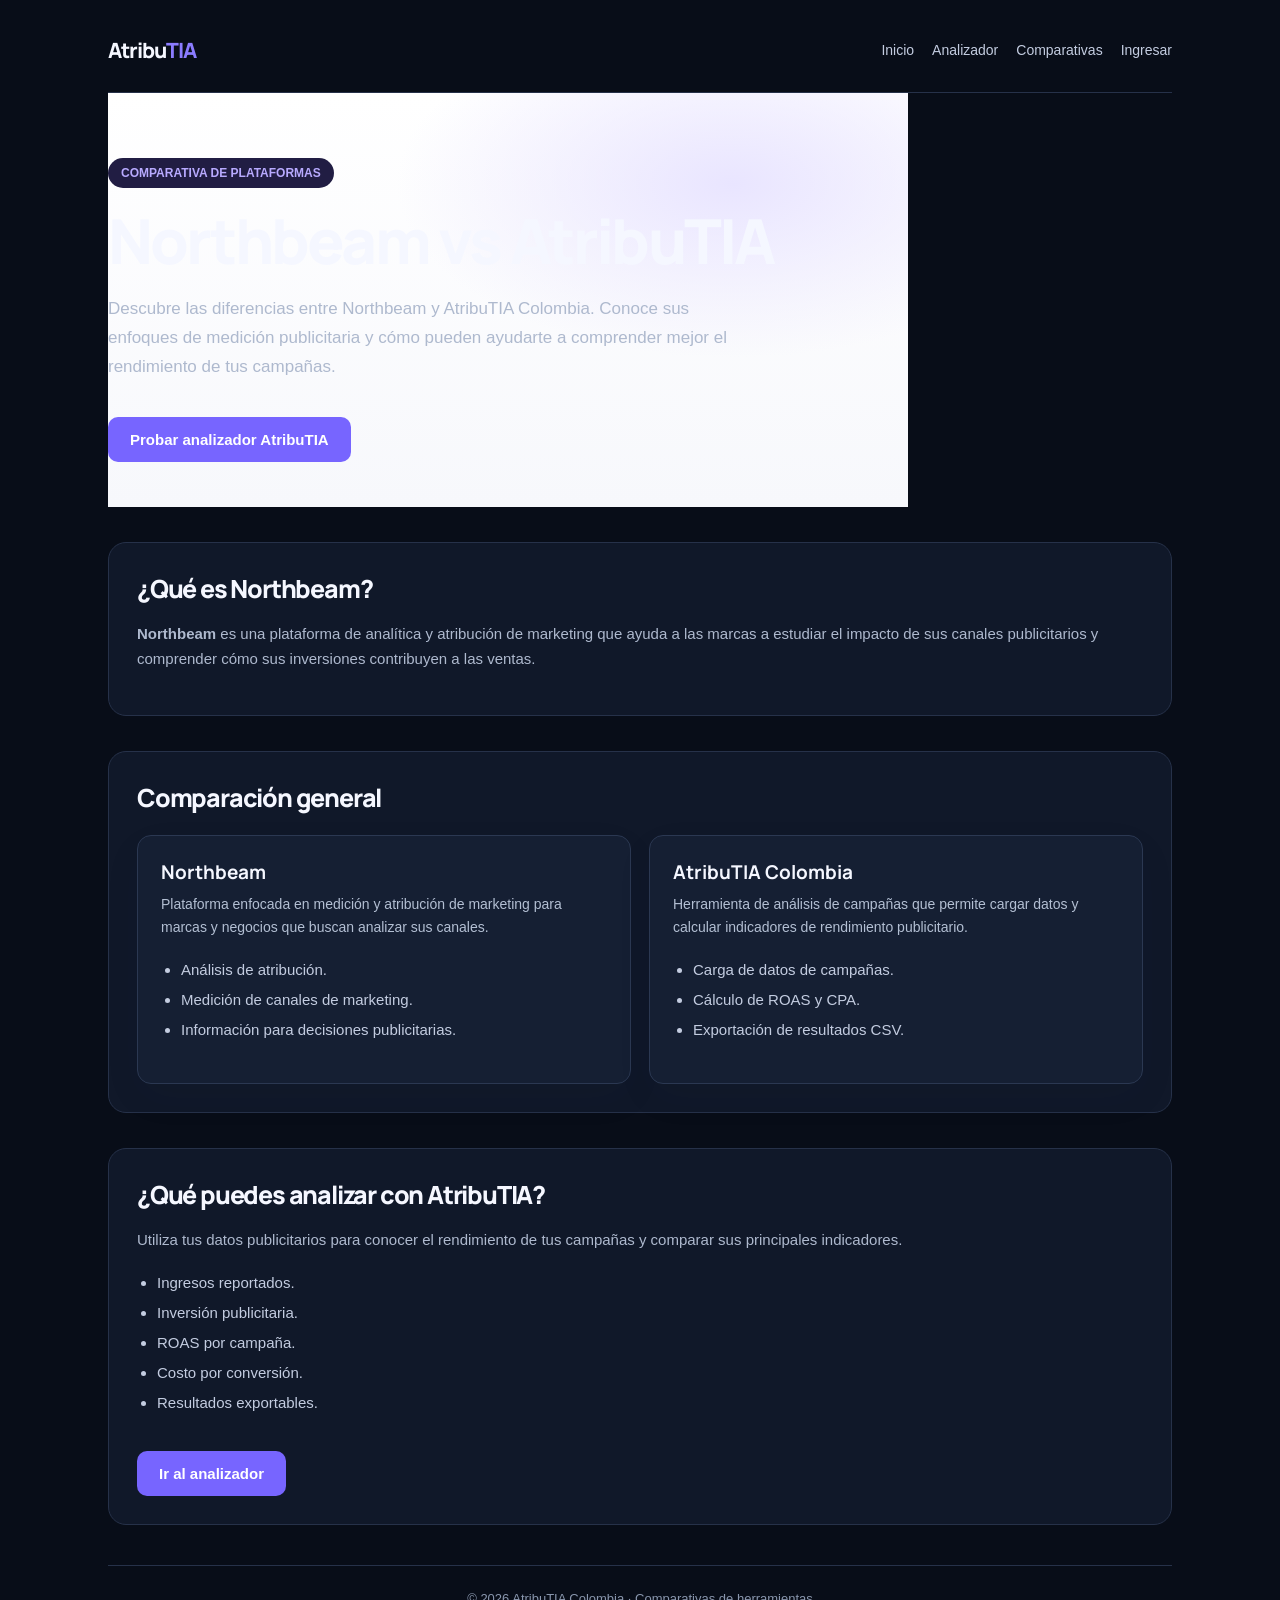
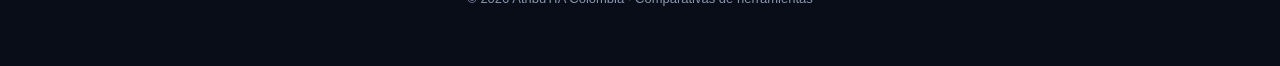
<file: compare/northbeam/index.html>
<!DOCTYPE html>
<html lang="es">
<head>
  <meta charset="UTF-8">
  <meta name="viewport" content="width=device-width, initial-scale=1.0">
  <title>Northbeam vs AtribuTIA | AtribuTIA Colombia</title>
  <link rel="stylesheet" href="../../styles.css">

  <style>
    * { box-sizing: border-box; }

    body {
      margin: 0;
      background: #080d18;
      color: #f5f7ff;
      font-family: Arial, sans-serif;
    }

    .page {
      max-width: 1100px;
      margin: auto;
      padding: 24px 18px 60px;
    }

    nav {
      display: flex;
      justify-content: space-between;
      align-items: center;
      gap: 15px;
      flex-wrap: wrap;
      padding: 12px 0 28px;
      border-bottom: 1px solid #263149;
    }

    .logo {
      font-size: 21px;
      font-weight: 800;
    }

    .logo span { color: #8b7cff; }

    .links {
      display: flex;
      gap: 18px;
      flex-wrap: wrap;
    }

    .links a {
      color: #c3cce0;
      text-decoration: none;
      font-size: 14px;
    }

    .hero {
      padding: 65px 0 45px;
      max-width: 800px;
    }

    .label {
      display: inline-block;
      padding: 8px 13px;
      border-radius: 30px;
      background: #211d43;
      color: #b8aaff;
      font-size: 12px;
      font-weight: bold;
    }

    h1 {
      font-size: clamp(34px, 7vw, 58px);
      line-height: 1.08;
      margin: 22px 0;
      letter-spacing: -2px;
    }

    .hero p {
      color: #aeb9ce;
      font-size: 17px;
      line-height: 1.7;
    }

    .button {
      display: inline-block;
      margin-top: 18px;
      padding: 14px 22px;
      border-radius: 10px;
      background: #7765ff;
      color: white;
      text-decoration: none;
      font-weight: bold;
    }

    .section {
      margin-top: 35px;
      padding: 28px;
      border: 1px solid #263149;
      border-radius: 18px;
      background: #101829;
    }

    .section h2 {
      margin-top: 0;
      font-size: 25px;
    }

    .section p {
      color: #aeb9ce;
      line-height: 1.7;
    }

    .grid {
      display: grid;
      grid-template-columns: repeat(2, minmax(0, 1fr));
      gap: 18px;
      margin-top: 20px;
    }

    .card {
      padding: 23px;
      background: #151f33;
      border: 1px solid #2b3852;
      border-radius: 14px;
    }

    .card h3 {
      margin-top: 0;
      font-size: 19px;
    }

    .card p {
      color: #b3bfd3;
      line-height: 1.7;
      font-size: 14px;
    }

    .list {
      padding-left: 20px;
      color: #c3cce0;
      line-height: 2;
    }

    footer {
      margin-top: 40px;
      padding-top: 25px;
      border-top: 1px solid #263149;
      color: #8996ad;
      font-size: 13px;
      text-align: center;
    }

    @media (max-width: 650px) {
      .grid { grid-template-columns: 1fr; }
      .section { padding: 21px; }
      .hero { padding-top: 45px; }
      .links { gap: 12px; }
    }
  </style>
</head>

<body>
  <main class="page">

    <nav>
      <div class="logo">Atribu<span>TIA</span></div>

      <div class="links">
        <a href="../../">Inicio</a>
        <a href="../../app/">Analizador</a>
        <a href="../">Comparativas</a>
        <a href="../../login/">Ingresar</a>
      </div>
    </nav>

    <header class="hero">
      <span class="label">COMPARATIVA DE PLATAFORMAS</span>

      <h1>Northbeam vs AtribuTIA</h1>

      <p>
        Descubre las diferencias entre Northbeam y AtribuTIA Colombia.
        Conoce sus enfoques de medición publicitaria y cómo pueden
        ayudarte a comprender mejor el rendimiento de tus campañas.
      </p>

      <a class="button" href="../../app/">
        Probar analizador AtribuTIA
      </a>
    </header>

    <section class="section">
      <h2>¿Qué es Northbeam?</h2>

      <p>
        <strong>Northbeam</strong> es una plataforma de analítica
        y atribución de marketing que ayuda a las marcas a estudiar
        el impacto de sus canales publicitarios y comprender cómo
        sus inversiones contribuyen a las ventas.
      </p>
    </section>

    <section class="section">
      <h2>Comparación general</h2>

      <div class="grid">
        <article class="card">
          <h3>Northbeam</h3>
          <p>
            Plataforma enfocada en medición y atribución de marketing
            para marcas y negocios que buscan analizar sus canales.
          </p>
          <ul class="list">
            <li>Análisis de atribución.</li>
            <li>Medición de canales de marketing.</li>
            <li>Información para decisiones publicitarias.</li>
          </ul>
        </article>

        <article class="card">
          <h3>AtribuTIA Colombia</h3>
          <p>
            Herramienta de análisis de campañas que permite cargar
            datos y calcular indicadores de rendimiento publicitario.
          </p>
          <ul class="list">
            <li>Carga de datos de campañas.</li>
            <li>Cálculo de ROAS y CPA.</li>
            <li>Exportación de resultados CSV.</li>
          </ul>
        </article>
      </div>
    </section>

    <section class="section">
      <h2>¿Qué puedes analizar con AtribuTIA?</h2>

      <p>
        Utiliza tus datos publicitarios para conocer el rendimiento
        de tus campañas y comparar sus principales indicadores.
      </p>

      <ul class="list">
        <li>Ingresos reportados.</li>
        <li>Inversión publicitaria.</li>
        <li>ROAS por campaña.</li>
        <li>Costo por conversión.</li>
        <li>Resultados exportables.</li>
      </ul>

      <a class="button" href="../../app/">
        Ir al analizador
      </a>
    </section>

    <footer>
      © 2026 AtribuTIA Colombia · Comparativas de herramientas
    </footer>

  </main>

  <script src="../../app.js"></script>
</body>
</html>
</file>
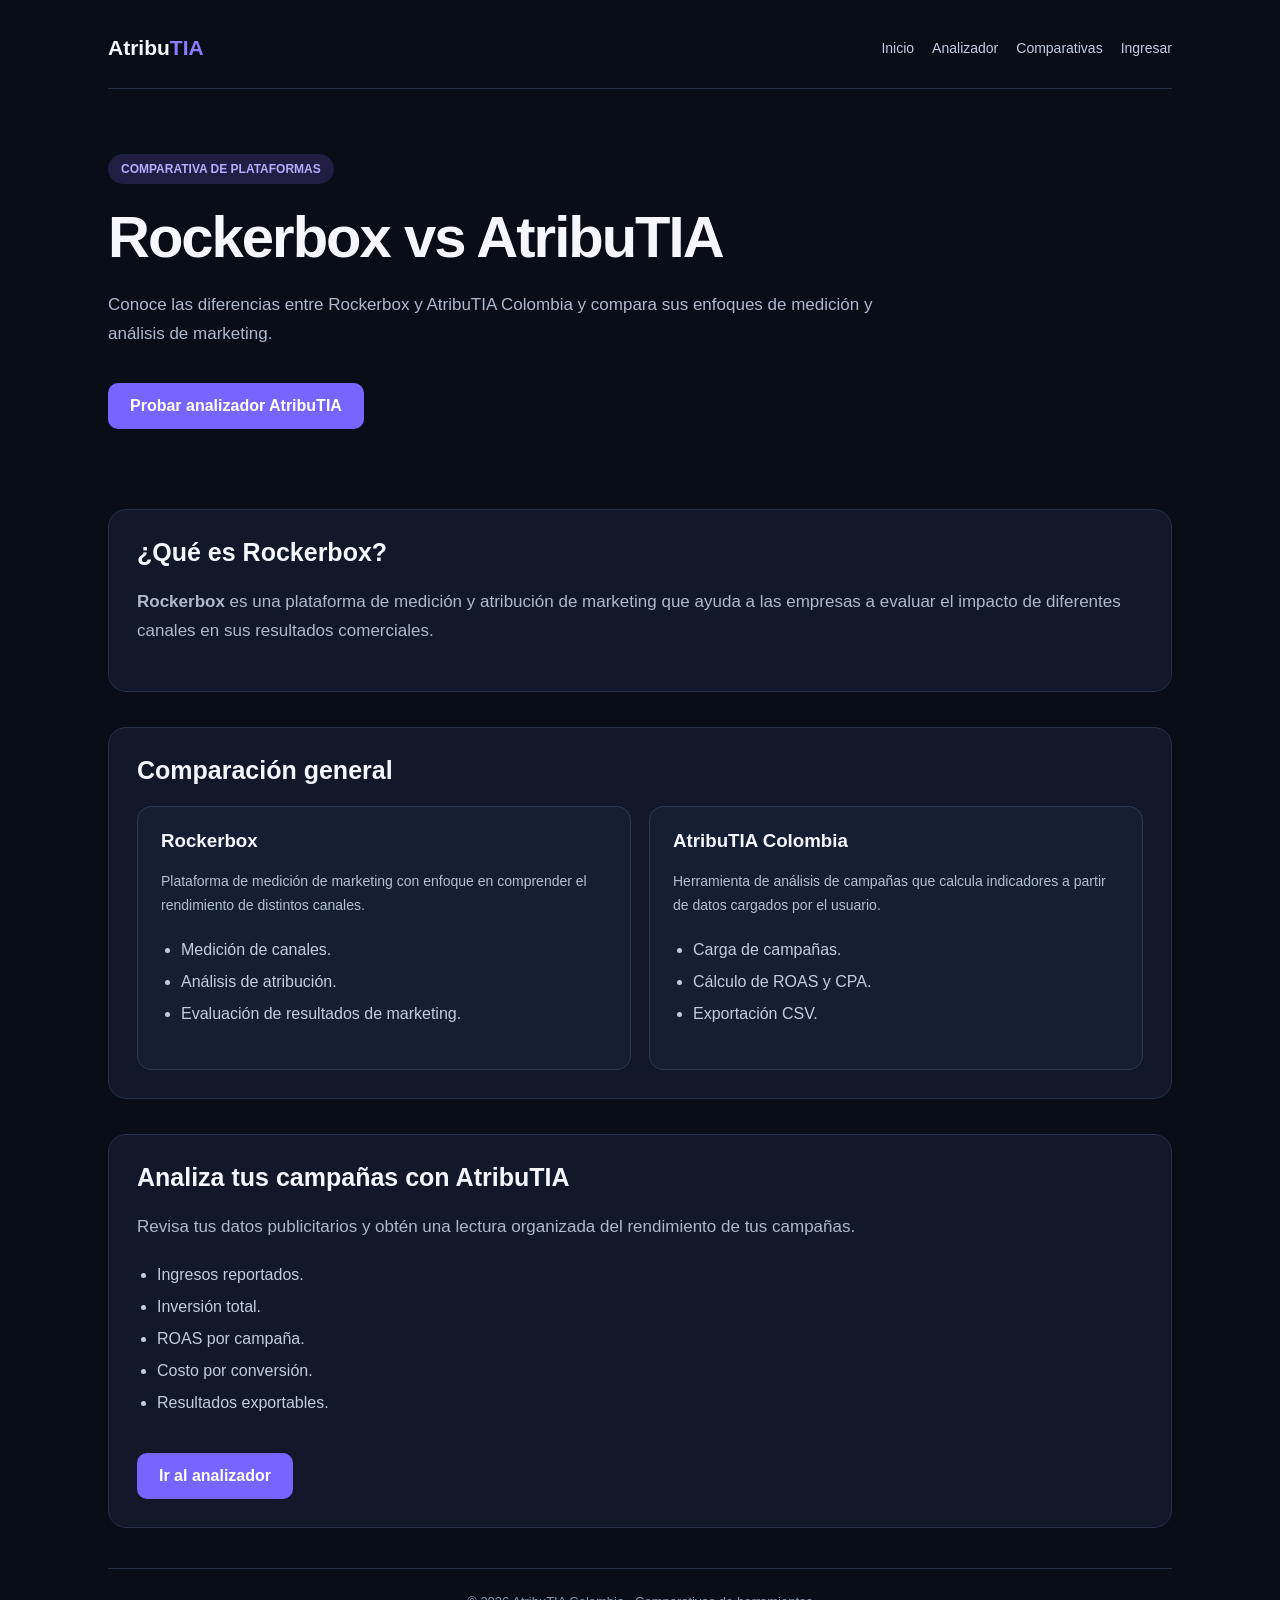
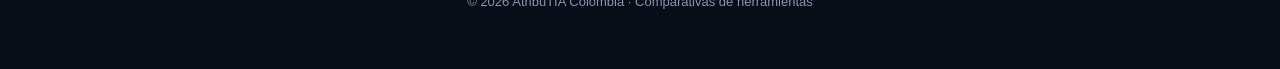
<file: compare/rockerbox/index.html>
<!DOCTYPE html>
<html lang="es">
<head>
<meta charset="UTF-8">
<meta name="viewport" content="width=device-width, initial-scale=1">
<title>Rockerbox vs AtribuTIA | AtribuTIA Colombia</title>
<style>
*{box-sizing:border-box}
body{margin:0;background:#080d18;color:#f5f7ff;font-family:Arial,sans-serif}
.page{max-width:1100px;margin:auto;padding:24px 18px 60px}
nav{display:flex;justify-content:space-between;align-items:center;gap:15px;flex-wrap:wrap;padding:12px 0 28px;border-bottom:1px solid #263149}
.logo{font-size:21px;font-weight:800}.logo span{color:#8b7cff}
.links{display:flex;gap:18px;flex-wrap:wrap}.links a{font-size:14px}
a{color:#c3cce0;text-decoration:none}
.hero{padding:65px 0 45px;max-width:800px}
.label{display:inline-block;padding:8px 13px;border-radius:30px;background:#211d43;color:#b8aaff;font-size:12px;font-weight:bold}
h1{font-size:clamp(34px,7vw,58px);line-height:1.08;margin:22px 0;letter-spacing:-2px}
.hero p,.section p{color:#aeb9ce;font-size:17px;line-height:1.7}
.button{display:inline-block;margin-top:18px;padding:14px 22px;border-radius:10px;background:#7765ff;color:white;font-weight:bold}
.section{margin-top:35px;padding:28px;border:1px solid #263149;border-radius:18px;background:#101829}
.section h2{margin-top:0;font-size:25px}
.grid{display:grid;grid-template-columns:repeat(2,minmax(0,1fr));gap:18px;margin-top:20px}
.card{padding:23px;background:#151f33;border:1px solid #2b3852;border-radius:14px}
.card h3{margin-top:0}.card p{color:#b3bfd3;line-height:1.7;font-size:14px}
ul{padding-left:20px;color:#c3cce0;line-height:2}
footer{margin-top:40px;padding-top:25px;border-top:1px solid #263149;color:#8996ad;font-size:13px;text-align:center}
@media(max-width:650px){.grid{grid-template-columns:1fr}.section{padding:21px}.hero{padding-top:45px}.links{gap:12px}}
</style>
</head>
<body>
<main class="page">
<nav>
<div class="logo">Atribu<span>TIA</span></div>
<div class="links"><a href="../../">Inicio</a><a href="../../app/">Analizador</a><a href="../">Comparativas</a><a href="../../login/">Ingresar</a></div>
</nav>
<header class="hero">
<span class="label">COMPARATIVA DE PLATAFORMAS</span>
<h1>Rockerbox vs AtribuTIA</h1>
<p>Conoce las diferencias entre Rockerbox y AtribuTIA Colombia y compara sus enfoques de medición y análisis de marketing.</p>
<a class="button" href="../../app/">Probar analizador AtribuTIA</a>
</header>
<section class="section">
<h2>¿Qué es Rockerbox?</h2>
<p><strong>Rockerbox</strong> es una plataforma de medición y atribución de marketing que ayuda a las empresas a evaluar el impacto de diferentes canales en sus resultados comerciales.</p>
</section>
<section class="section">
<h2>Comparación general</h2>
<div class="grid">
<article class="card">
<h3>Rockerbox</h3>
<p>Plataforma de medición de marketing con enfoque en comprender el rendimiento de distintos canales.</p>
<ul><li>Medición de canales.</li><li>Análisis de atribución.</li><li>Evaluación de resultados de marketing.</li></ul>
</article>
<article class="card">
<h3>AtribuTIA Colombia</h3>
<p>Herramienta de análisis de campañas que calcula indicadores a partir de datos cargados por el usuario.</p>
<ul><li>Carga de campañas.</li><li>Cálculo de ROAS y CPA.</li><li>Exportación CSV.</li></ul>
</article>
</div>
</section>
<section class="section">
<h2>Analiza tus campañas con AtribuTIA</h2>
<p>Revisa tus datos publicitarios y obtén una lectura organizada del rendimiento de tus campañas.</p>
<ul><li>Ingresos reportados.</li><li>Inversión total.</li><li>ROAS por campaña.</li><li>Costo por conversión.</li><li>Resultados exportables.</li></ul>
<a class="button" href="../../app/">Ir al analizador</a>
</section>
<footer>© 2026 AtribuTIA Colombia · Comparativas de herramientas</footer>
</main>
</body>
</html>
</file>
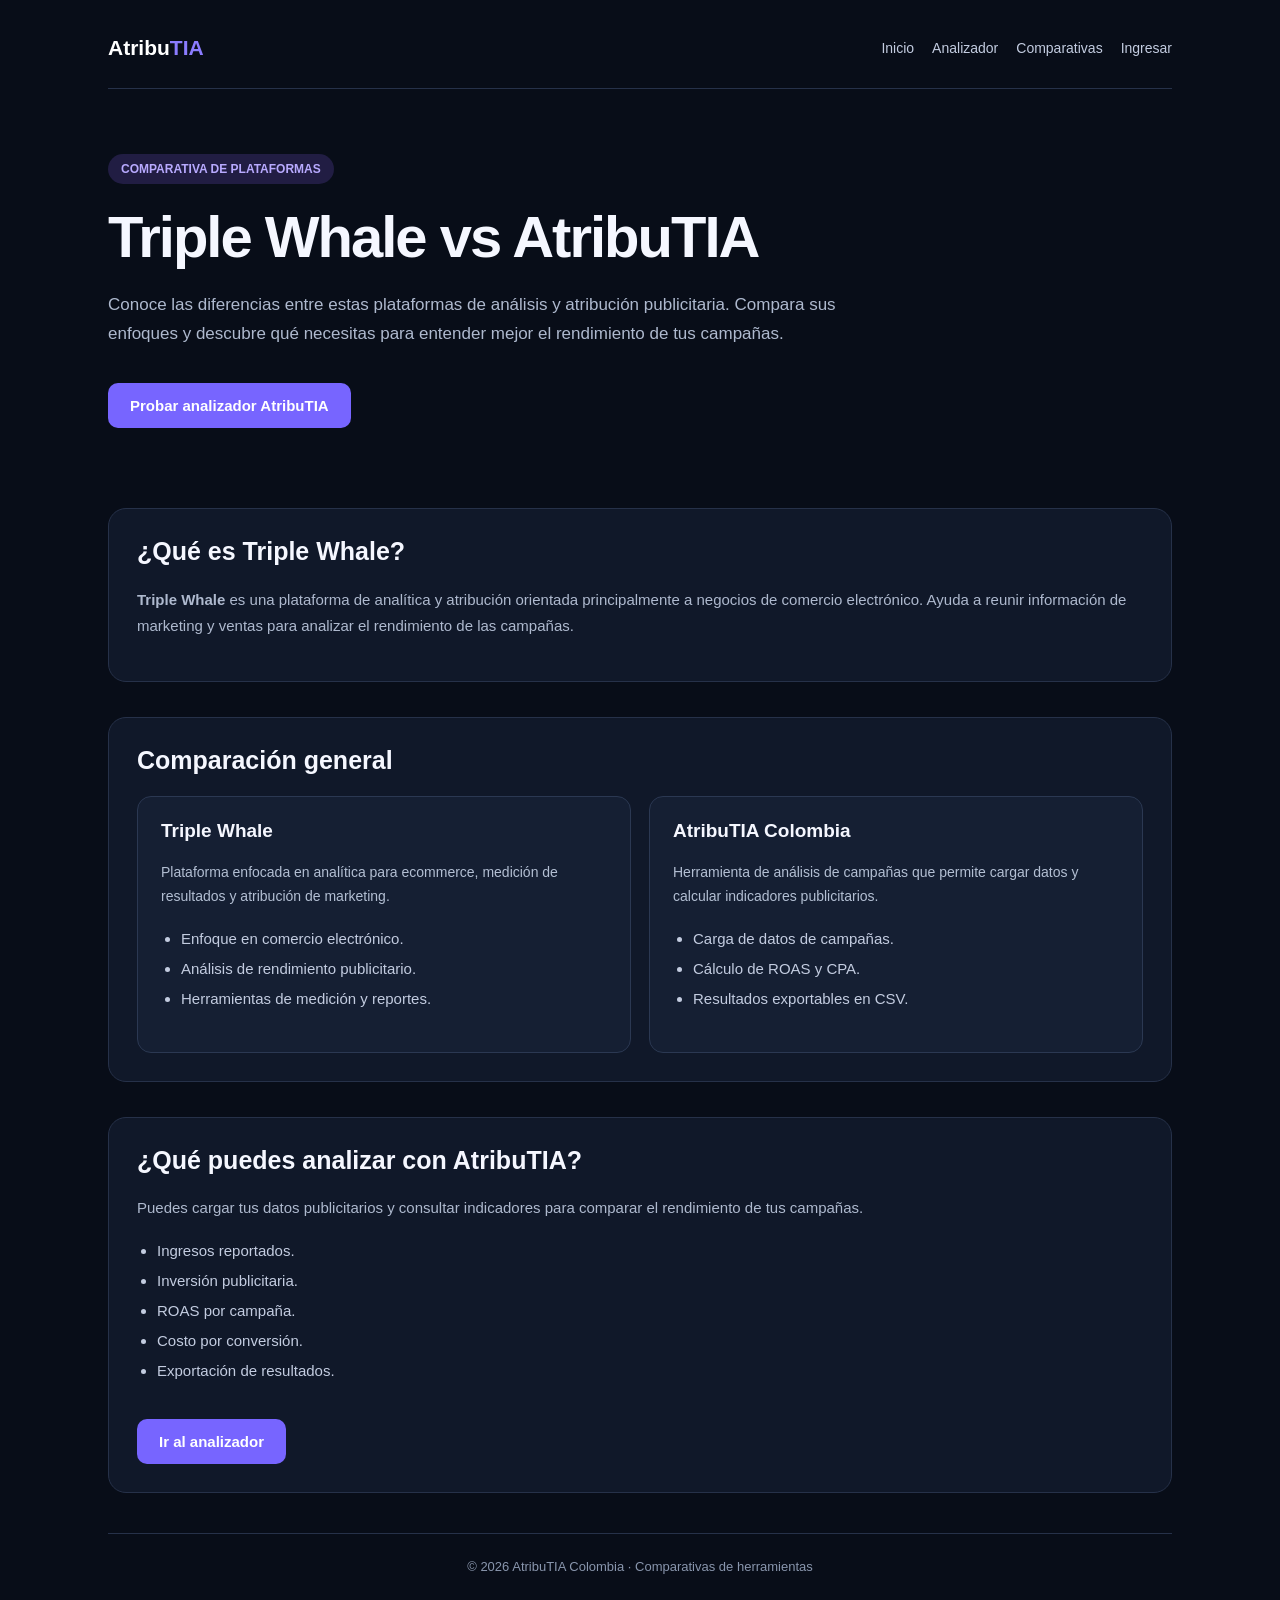
<file: compare/triple-whale/index.html>
<!DOCTYPE html>
<html lang="es">
<head>
  <meta charset="UTF-8">
  <meta name="viewport" content="width=device-width, initial-scale=1.0">
  <title>Triple Whale vs AtribuTIA | AtribuTIA Colombia</title>
  <link rel="stylesheet" href="../../styles.css">

  <style>
    * { box-sizing: border-box; }

    body {
      margin: 0;
      background: #080d18;
      color: #f5f7ff;
      font-family: Arial, sans-serif;
    }

    .tw-page {
      max-width: 1100px;
      margin: auto;
      padding: 24px 18px 60px;
    }

    .tw-nav {
      display: flex;
      justify-content: space-between;
      align-items: center;
      gap: 15px;
      flex-wrap: wrap;
      padding: 12px 0 28px;
      border-bottom: 1px solid #263149;
    }

    .tw-logo {
      font-size: 21px;
      font-weight: 800;
      color: #fff;
    }

    .tw-logo span { color: #8b7cff; }

    .tw-links {
      display: flex;
      gap: 18px;
      flex-wrap: wrap;
    }

    .tw-links a {
      color: #c3cce0;
      text-decoration: none;
      font-size: 14px;
    }

    .tw-hero {
      padding: 65px 0 45px;
      max-width: 800px;
    }

    .tw-label {
      display: inline-block;
      padding: 8px 13px;
      border-radius: 30px;
      background: #211d43;
      color: #b8aaff;
      font-size: 12px;
      font-weight: bold;
    }

    h1 {
      font-size: clamp(34px, 7vw, 58px);
      line-height: 1.08;
      margin: 22px 0;
      letter-spacing: -2px;
    }

    .tw-hero p {
      color: #aeb9ce;
      font-size: 17px;
      line-height: 1.7;
    }

    .tw-button {
      display: inline-block;
      margin-top: 18px;
      padding: 14px 22px;
      border-radius: 10px;
      background: #7765ff;
      color: white;
      text-decoration: none;
      font-weight: bold;
    }

    .tw-section {
      margin-top: 35px;
      padding: 28px;
      border: 1px solid #263149;
      border-radius: 18px;
      background: #101829;
    }

    .tw-section h2 {
      margin-top: 0;
      font-size: 25px;
    }

    .tw-section p {
      color: #aeb9ce;
      line-height: 1.7;
    }

    .tw-grid {
      display: grid;
      grid-template-columns: repeat(2, minmax(0, 1fr));
      gap: 18px;
      margin-top: 20px;
    }

    .tw-card {
      padding: 23px;
      background: #151f33;
      border: 1px solid #2b3852;
      border-radius: 14px;
    }

    .tw-card h3 {
      margin-top: 0;
      font-size: 19px;
    }

    .tw-card p {
      color: #b3bfd3;
      line-height: 1.7;
      font-size: 14px;
    }

    .tw-list {
      padding-left: 20px;
      color: #c3cce0;
      line-height: 2;
    }

    .tw-footer {
      margin-top: 40px;
      padding-top: 25px;
      border-top: 1px solid #263149;
      color: #8996ad;
      font-size: 13px;
      text-align: center;
    }

    @media (max-width: 650px) {
      .tw-grid { grid-template-columns: 1fr; }
      .tw-section { padding: 21px; }
      .tw-hero { padding-top: 45px; }
      .tw-links { gap: 12px; }
    }
  </style>
</head>

<body>
  <main class="tw-page">

    <nav class="tw-nav">
      <div class="tw-logo">Atribu<span>TIA</span></div>

      <div class="tw-links">
        <a href="../../">Inicio</a>
        <a href="../../app/">Analizador</a>
        <a href="../">Comparativas</a>
        <a href="../../login/">Ingresar</a>
      </div>
    </nav>

    <header class="tw-hero">
      <span class="tw-label">COMPARATIVA DE PLATAFORMAS</span>

      <h1>Triple Whale vs AtribuTIA</h1>

      <p>
        Conoce las diferencias entre estas plataformas de análisis
        y atribución publicitaria. Compara sus enfoques y descubre
        qué necesitas para entender mejor el rendimiento de tus campañas.
      </p>

      <a class="tw-button" href="../../app/">
        Probar analizador AtribuTIA
      </a>
    </header>

    <section class="tw-section">
      <h2>¿Qué es Triple Whale?</h2>

      <p>
        <strong>Triple Whale</strong> es una plataforma de analítica
        y atribución orientada principalmente a negocios de comercio
        electrónico. Ayuda a reunir información de marketing y ventas
        para analizar el rendimiento de las campañas.
      </p>
    </section>

    <section class="tw-section">
      <h2>Comparación general</h2>

      <div class="tw-grid">
        <article class="tw-card">
          <h3>Triple Whale</h3>
          <p>
            Plataforma enfocada en analítica para ecommerce,
            medición de resultados y atribución de marketing.
          </p>
          <ul class="tw-list">
            <li>Enfoque en comercio electrónico.</li>
            <li>Análisis de rendimiento publicitario.</li>
            <li>Herramientas de medición y reportes.</li>
          </ul>
        </article>

        <article class="tw-card">
          <h3>AtribuTIA Colombia</h3>
          <p>
            Herramienta de análisis de campañas que permite
            cargar datos y calcular indicadores publicitarios.
          </p>
          <ul class="tw-list">
            <li>Carga de datos de campañas.</li>
            <li>Cálculo de ROAS y CPA.</li>
            <li>Resultados exportables en CSV.</li>
          </ul>
        </article>
      </div>
    </section>

    <section class="tw-section">
      <h2>¿Qué puedes analizar con AtribuTIA?</h2>

      <p>
        Puedes cargar tus datos publicitarios y consultar indicadores
        para comparar el rendimiento de tus campañas.
      </p>

      <ul class="tw-list">
        <li>Ingresos reportados.</li>
        <li>Inversión publicitaria.</li>
        <li>ROAS por campaña.</li>
        <li>Costo por conversión.</li>
        <li>Exportación de resultados.</li>
      </ul>

      <a class="tw-button" href="../../app/">
        Ir al analizador
      </a>
    </section>

    <footer class="tw-footer">
      © 2026 AtribuTIA Colombia · Comparativas de herramientas
    </footer>

  </main>

  <script src="../../app.js"></script>
</body>
</html>
</file>
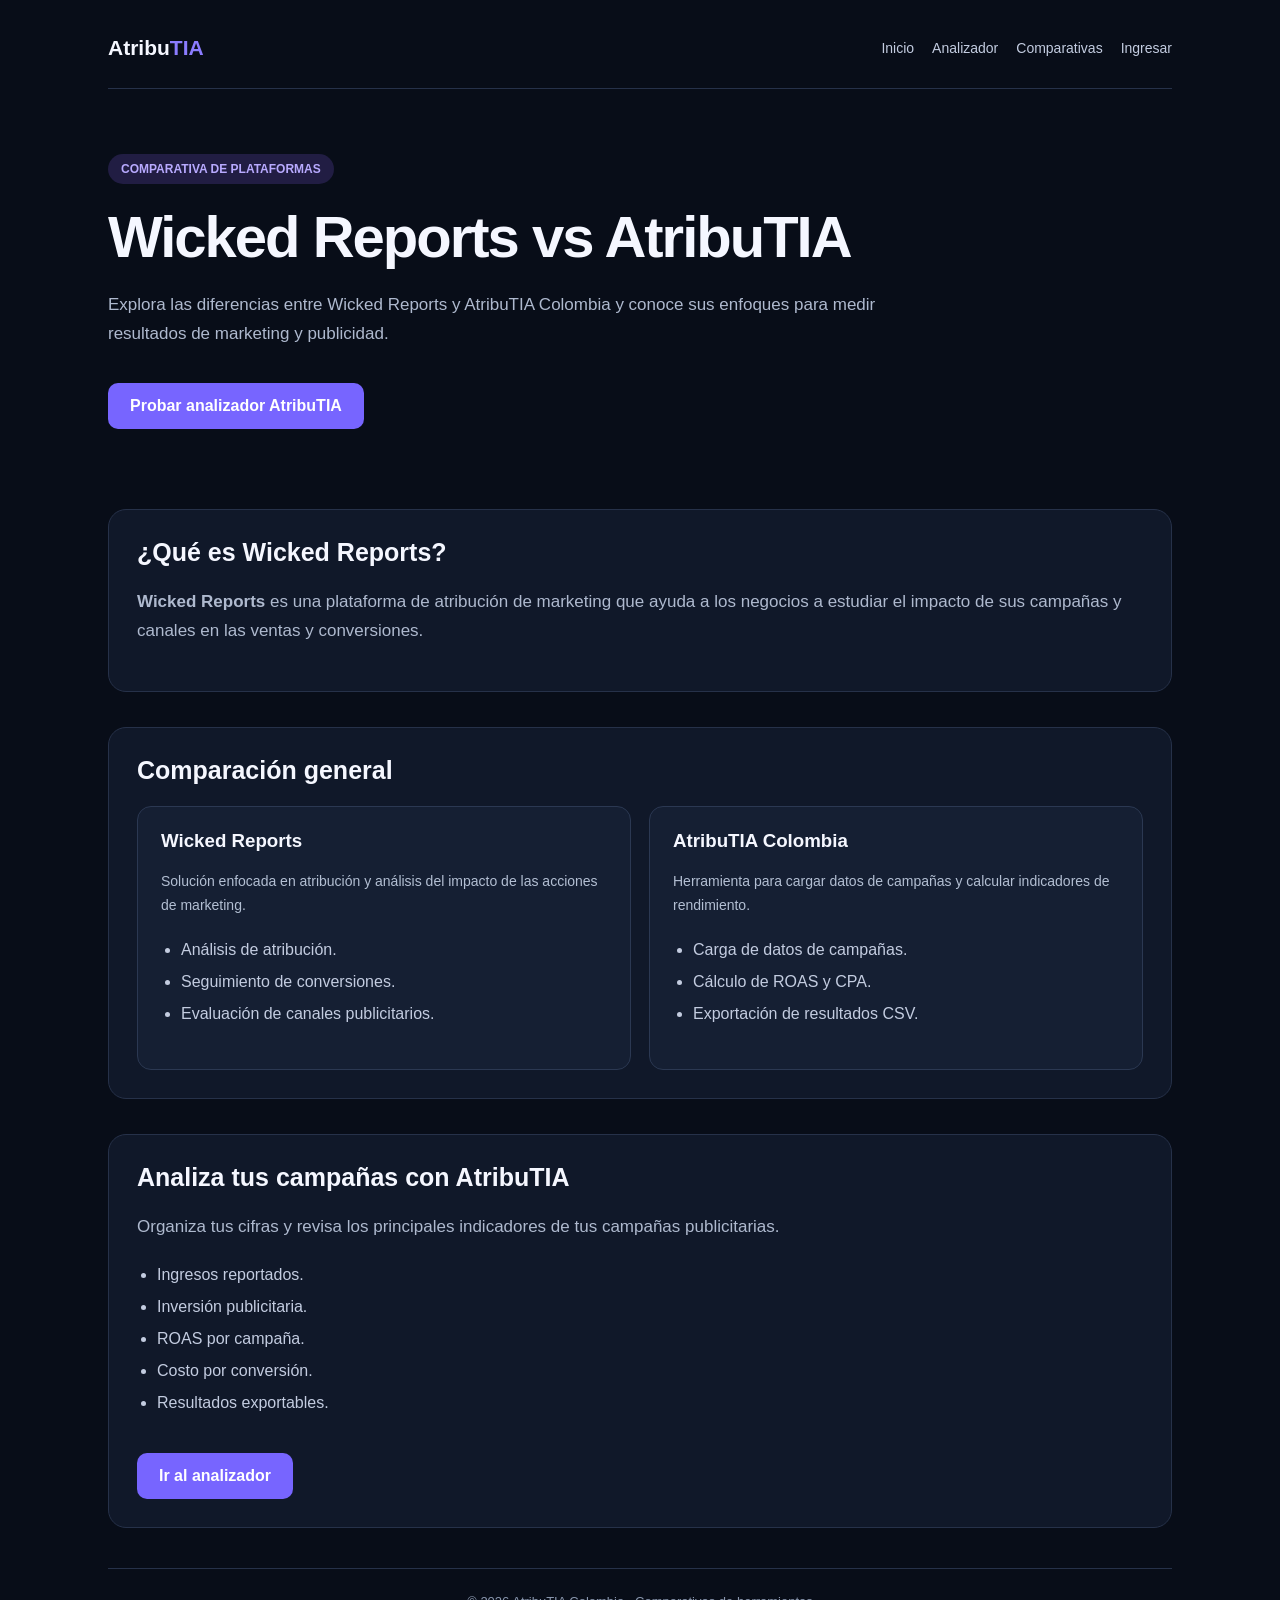
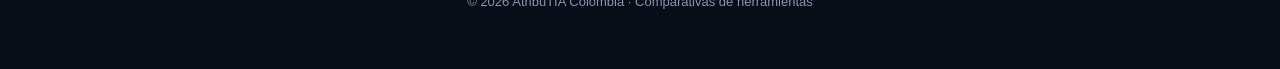
<file: compare/wicked-reports/index.html>
<!DOCTYPE html>
<html lang="es">
<head>
<meta charset="UTF-8">
<meta name="viewport" content="width=device-width, initial-scale=1">
<title>Wicked Reports vs AtribuTIA | AtribuTIA Colombia</title>
<style>
*{box-sizing:border-box}
body{margin:0;background:#080d18;color:#f5f7ff;font-family:Arial,sans-serif}
.page{max-width:1100px;margin:auto;padding:24px 18px 60px}
nav{display:flex;justify-content:space-between;align-items:center;gap:15px;flex-wrap:wrap;padding:12px 0 28px;border-bottom:1px solid #263149}
.logo{font-size:21px;font-weight:800}.logo span{color:#8b7cff}
.links{display:flex;gap:18px;flex-wrap:wrap}.links a{font-size:14px}
a{color:#c3cce0;text-decoration:none}
.hero{padding:65px 0 45px;max-width:800px}
.label{display:inline-block;padding:8px 13px;border-radius:30px;background:#211d43;color:#b8aaff;font-size:12px;font-weight:bold}
h1{font-size:clamp(34px,7vw,58px);line-height:1.08;margin:22px 0;letter-spacing:-2px}
.hero p,.section p{color:#aeb9ce;font-size:17px;line-height:1.7}
.button{display:inline-block;margin-top:18px;padding:14px 22px;border-radius:10px;background:#7765ff;color:white;font-weight:bold}
.section{margin-top:35px;padding:28px;border:1px solid #263149;border-radius:18px;background:#101829}
.section h2{margin-top:0;font-size:25px}
.grid{display:grid;grid-template-columns:repeat(2,minmax(0,1fr));gap:18px;margin-top:20px}
.card{padding:23px;background:#151f33;border:1px solid #2b3852;border-radius:14px}
.card h3{margin-top:0}.card p{color:#b3bfd3;line-height:1.7;font-size:14px}
ul{padding-left:20px;color:#c3cce0;line-height:2}
footer{margin-top:40px;padding-top:25px;border-top:1px solid #263149;color:#8996ad;font-size:13px;text-align:center}
@media(max-width:650px){.grid{grid-template-columns:1fr}.section{padding:21px}.hero{padding-top:45px}.links{gap:12px}}
</style>
</head>
<body>
<main class="page">
<nav>
<div class="logo">Atribu<span>TIA</span></div>
<div class="links"><a href="../../">Inicio</a><a href="../../app/">Analizador</a><a href="../">Comparativas</a><a href="../../login/">Ingresar</a></div>
</nav>
<header class="hero">
<span class="label">COMPARATIVA DE PLATAFORMAS</span>
<h1>Wicked Reports vs AtribuTIA</h1>
<p>Explora las diferencias entre Wicked Reports y AtribuTIA Colombia y conoce sus enfoques para medir resultados de marketing y publicidad.</p>
<a class="button" href="../../app/">Probar analizador AtribuTIA</a>
</header>
<section class="section">
<h2>¿Qué es Wicked Reports?</h2>
<p><strong>Wicked Reports</strong> es una plataforma de atribución de marketing que ayuda a los negocios a estudiar el impacto de sus campañas y canales en las ventas y conversiones.</p>
</section>
<section class="section">
<h2>Comparación general</h2>
<div class="grid">
<article class="card">
<h3>Wicked Reports</h3>
<p>Solución enfocada en atribución y análisis del impacto de las acciones de marketing.</p>
<ul><li>Análisis de atribución.</li><li>Seguimiento de conversiones.</li><li>Evaluación de canales publicitarios.</li></ul>
</article>
<article class="card">
<h3>AtribuTIA Colombia</h3>
<p>Herramienta para cargar datos de campañas y calcular indicadores de rendimiento.</p>
<ul><li>Carga de datos de campañas.</li><li>Cálculo de ROAS y CPA.</li><li>Exportación de resultados CSV.</li></ul>
</article>
</div>
</section>
<section class="section">
<h2>Analiza tus campañas con AtribuTIA</h2>
<p>Organiza tus cifras y revisa los principales indicadores de tus campañas publicitarias.</p>
<ul><li>Ingresos reportados.</li><li>Inversión publicitaria.</li><li>ROAS por campaña.</li><li>Costo por conversión.</li><li>Resultados exportables.</li></ul>
<a class="button" href="../../app/">Ir al analizador</a>
</section>
<footer>© 2026 AtribuTIA Colombia · Comparativas de herramientas</footer>
</main>
</body>
</html>
</file>
<file: styles.css>
@import url('https://fonts.googleapis.com/css2?family=DM+Sans:wght@400;500;600;700&family=Manrope:wght@400;500;600;700;800&display=swap');
:root{--ink:#11152a;--muted:#69708a;--line:#e8eaf2;--bg:#f7f8fc;--purple:#7157f2;--purple2:#8c7aff;--mint:#b9f3dd;--green:#15966b;--red:#d84d67;--navy:#151a35;--white:#fff;--shadow:0 14px 40px #24234a0c}
*{box-sizing:border-box}html{scroll-behavior:smooth}body{margin:0;background:var(--bg);color:var(--ink);font:15px 'DM Sans',sans-serif}a{color:inherit;text-decoration:none}button,input,select{font:inherit}button,.btn{border:0;border-radius:12px;padding:12px 18px;font-weight:700;cursor:pointer;transition:.2s;background:var(--purple);color:#fff;display:inline-flex;align-items:center;justify-content:center;gap:8px}.btn:hover,button:hover{transform:translateY(-2px);filter:brightness(1.05)}.btn.ghost{background:#f0edff;color:var(--purple)}.btn.dark{background:var(--navy)}.btn.white{background:white;color:var(--ink)}.wrap{max-width:1180px;margin:auto;padding:0 24px}.top{height:76px;background:#fff;border-bottom:1px solid var(--line);display:flex;align-items:center;position:sticky;top:0;z-index:10}.nav{display:flex;align-items:center;justify-content:space-between;width:100%}.logo{font:800 23px Manrope;letter-spacing:-1px}.logo b{color:var(--purple)}.links{display:flex;align-items:center;gap:27px;color:#4f5570;font-size:14px}.links a:hover{color:var(--purple)}.hero{padding:76px 0 55px;background:radial-gradient(ellipse at 78% 22%,#e9e5ff 0,transparent 38%),linear-gradient(180deg,#fff,#f7f8fc)}.eyebrow{display:inline-flex;gap:8px;align-items:center;border:1px solid #e4dfff;background:#f6f3ff;color:#6248e8;padding:7px 11px;border-radius:100px;font-size:12px;font-weight:700}.dot{width:7px;height:7px;border-radius:50%;background:#27b887}.hero h1{font:800 clamp(38px,5vw,62px)/1.08 Manrope;letter-spacing:-2.8px;max-width:780px;margin:20px 0}.hero p{color:var(--muted);font-size:18px;line-height:1.65;max-width:650px}.actions{display:flex;gap:12px;flex-wrap:wrap;margin-top:25px}.section{padding:58px 0}.section h2{font:800 34px Manrope;letter-spacing:-1.2px;margin:0 0 12px}.sub{color:var(--muted);line-height:1.6;max-width:720px}.grid{display:grid;grid-template-columns:repeat(3,1fr);gap:18px;margin-top:28px}.card{background:#fff;border:1px solid var(--line);border-radius:18px;padding:23px;box-shadow:var(--shadow)}.card h3{font:700 18px Manrope;margin:12px 0 8px}.card p{color:var(--muted);line-height:1.55;margin:0}.ico{width:42px;height:42px;border-radius:13px;background:#f0edff;color:var(--purple);display:grid;place-items:center;font-size:20px}.dashboard{background:#fff;border:1px solid var(--line);border-radius:22px;padding:22px;box-shadow:0 28px 70px #20204a12;margin-top:30px}.dashhead{display:flex;justify-content:space-between;align-items:center;gap:15px;flex-wrap:wrap}.metrics{display:grid;grid-template-columns:repeat(4,1fr);gap:12px;margin:20px 0}.metric{background:#fafaff;border:1px solid #efeff8;border-radius:14px;padding:16px}.metric small{color:var(--muted)}.metric strong{display:block;font:800 25px Manrope;margin:8px 0 3px}.up{color:var(--green);font-size:12px}.chart{height:170px;display:flex;align-items:end;gap:12px;padding:18px 10px 0;border-bottom:1px solid var(--line)}.bar{flex:1;background:linear-gradient(180deg,#9b8aff,#7157f2);border-radius:7px 7px 0 0;min-width:12px;position:relative}.bar span{position:absolute;bottom:-24px;left:50%;transform:translateX(-50%);font-size:10px;color:var(--muted)}.tablewrap{overflow:auto;margin-top:20px}table{width:100%;border-collapse:collapse;min-width:650px}th,td{text-align:left;padding:13px 14px;border-bottom:1px solid var(--line);font-size:13px}th{color:var(--muted);font-weight:600;background:#fafaff}td strong{font-weight:700}.tag{padding:5px 8px;border-radius:20px;background:#e9f8f1;color:#12845e;font-size:11px;font-weight:700}.muted{color:var(--muted)}.tool{background:#fff;border:1px solid var(--line);border-radius:20px;padding:25px;margin-top:22px}.fields{display:grid;grid-template-columns:repeat(3,1fr);gap:14px}.field label{display:block;font-size:12px;color:var(--muted);margin-bottom:7px;font-weight:700}.field input,.field select{width:100%;padding:12px;border:1px solid #dfe2ee;border-radius:10px;background:#fff;color:var(--ink)}.drop{border:1.5px dashed #b9b2ee;background:#faf9ff;padding:25px;text-align:center;border-radius:15px;margin:18px 0}.drop input{max-width:100%}.result{display:none;margin-top:20px}.result.show{display:block}.verdict{padding:16px;border-radius:13px;background:#edfaf4;color:#167e5d;margin:15px 0}.footer{background:var(--navy);color:#fff;padding:42px 0;margin-top:55px}.footer p{color:#aab0c8}.footer a{color:#d7d3ff}.compare-list{display:grid;grid-template-columns:repeat(2,1fr);gap:15px;margin-top:28px}.compare-item{display:flex;justify-content:space-between;gap:15px;align-items:center;background:white;border:1px solid var(--line);border-radius:15px;padding:19px}.compare-item p{font-size:13px;color:var(--muted);margin:6px 0 0}.pill{font-size:11px;background:#f1efff;color:#684fe7;padding:5px 9px;border-radius:30px}.faq details{background:white;border:1px solid var(--line);border-radius:12px;padding:16px;margin:10px 0}.faq summary{font-weight:700;cursor:pointer}.faq p{color:var(--muted);line-height:1.6}.auth{max-width:450px;margin:55px auto;background:white;border:1px solid var(--line);padding:30px;border-radius:20px}.auth input{width:100%;padding:13px;border:1px solid var(--line);border-radius:10px;margin:7px 0 15px}.notice{font-size:12px;color:var(--muted);line-height:1.5}.hamb{display:none}
@media(max-width:800px){.links{display:none}.hamb{display:inline-flex}.grid{grid-template-columns:1fr}.metrics{grid-template-columns:repeat(2,1fr)}.fields{grid-template-columns:1fr}.compare-list{grid-template-columns:1fr}.hero{padding:50px 0 35px}.hero h1{letter-spacing:-1.7px}.section{padding:42px 0}.dashboard{padding:15px}.metric strong{font-size:21px}}
</file>
